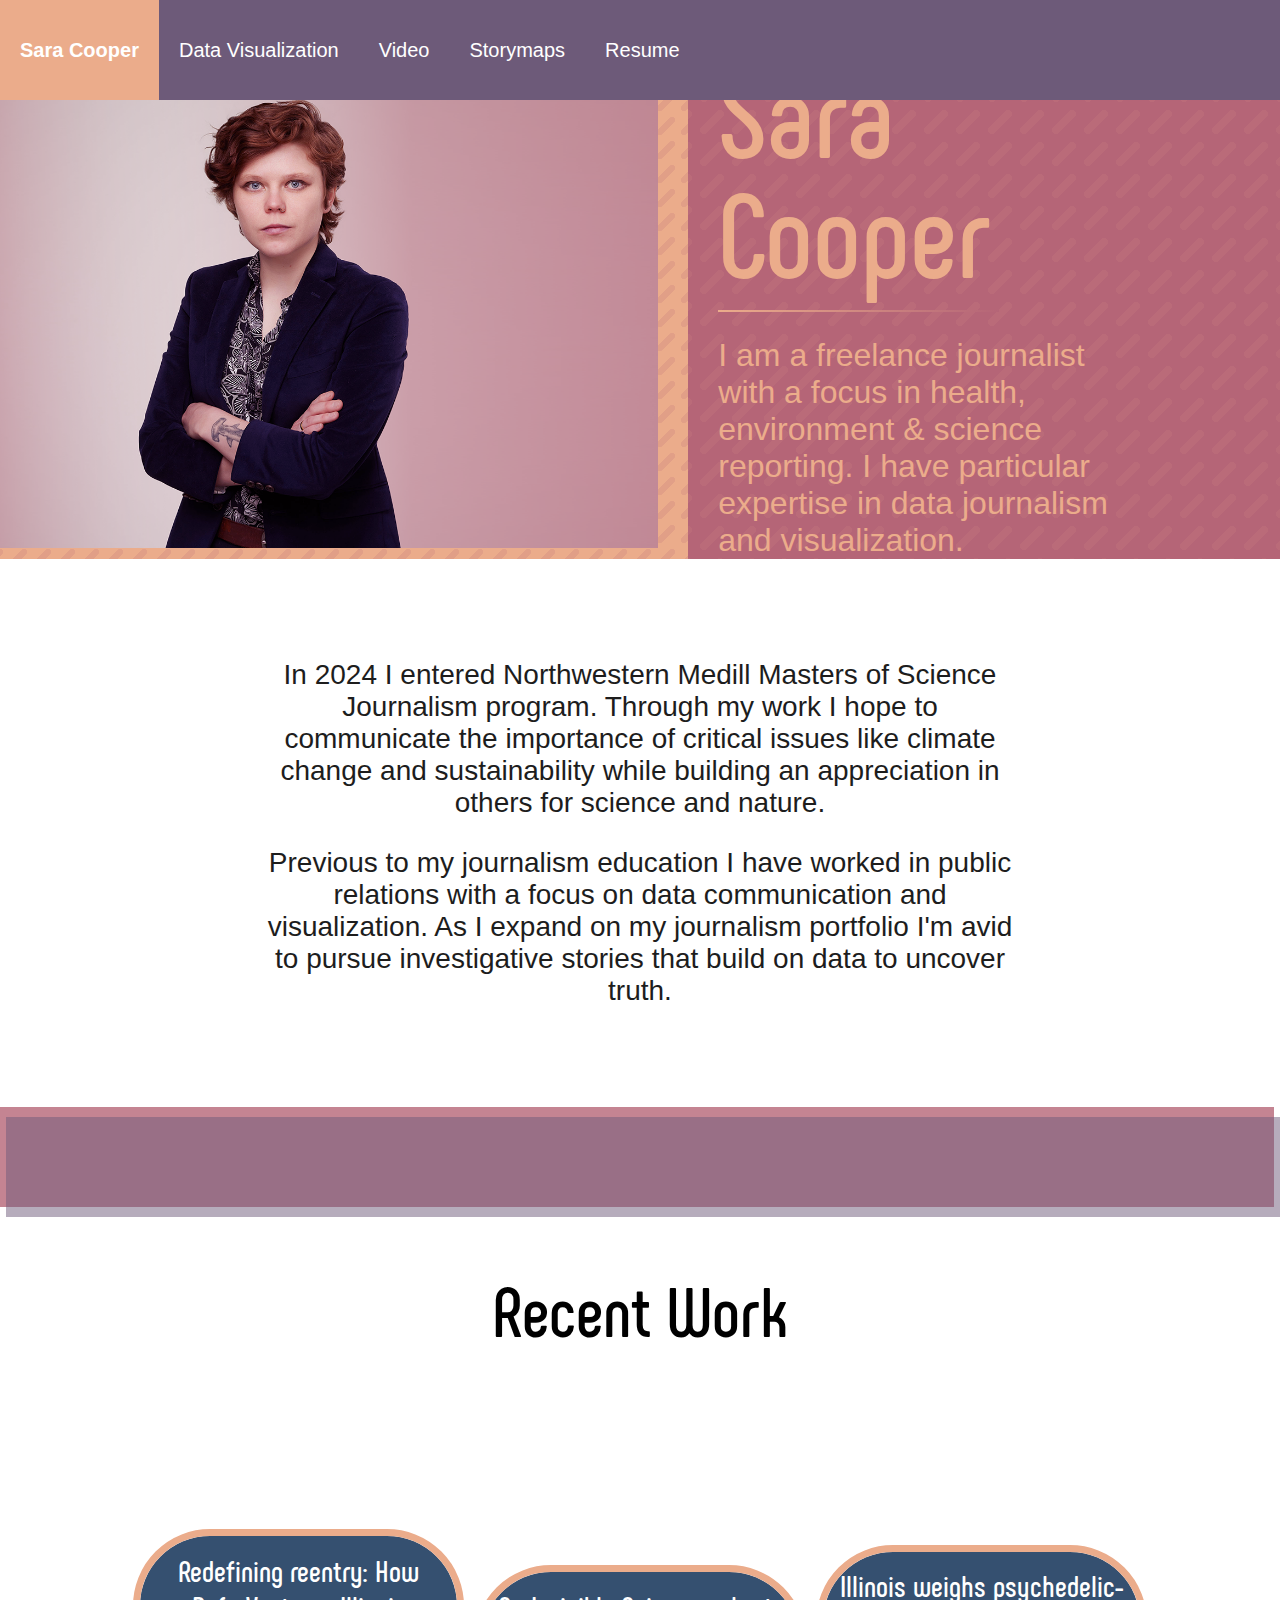
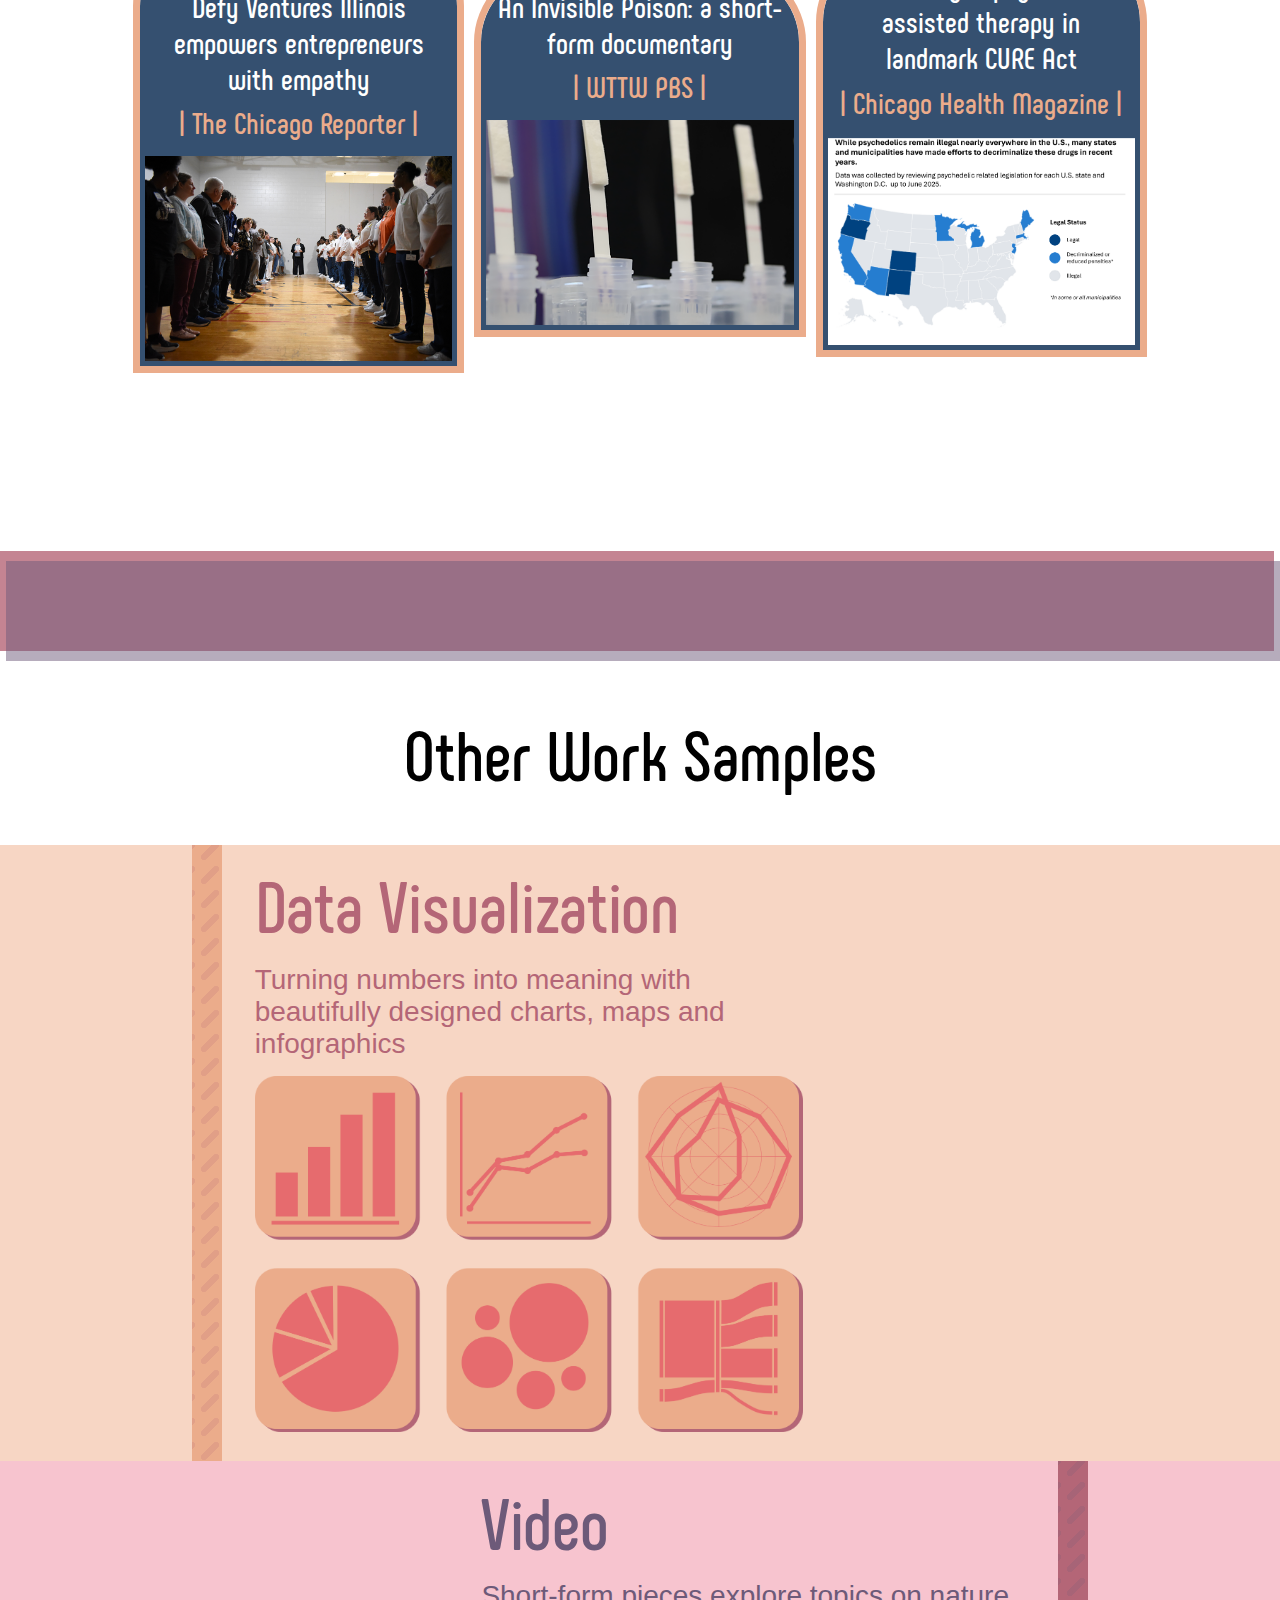
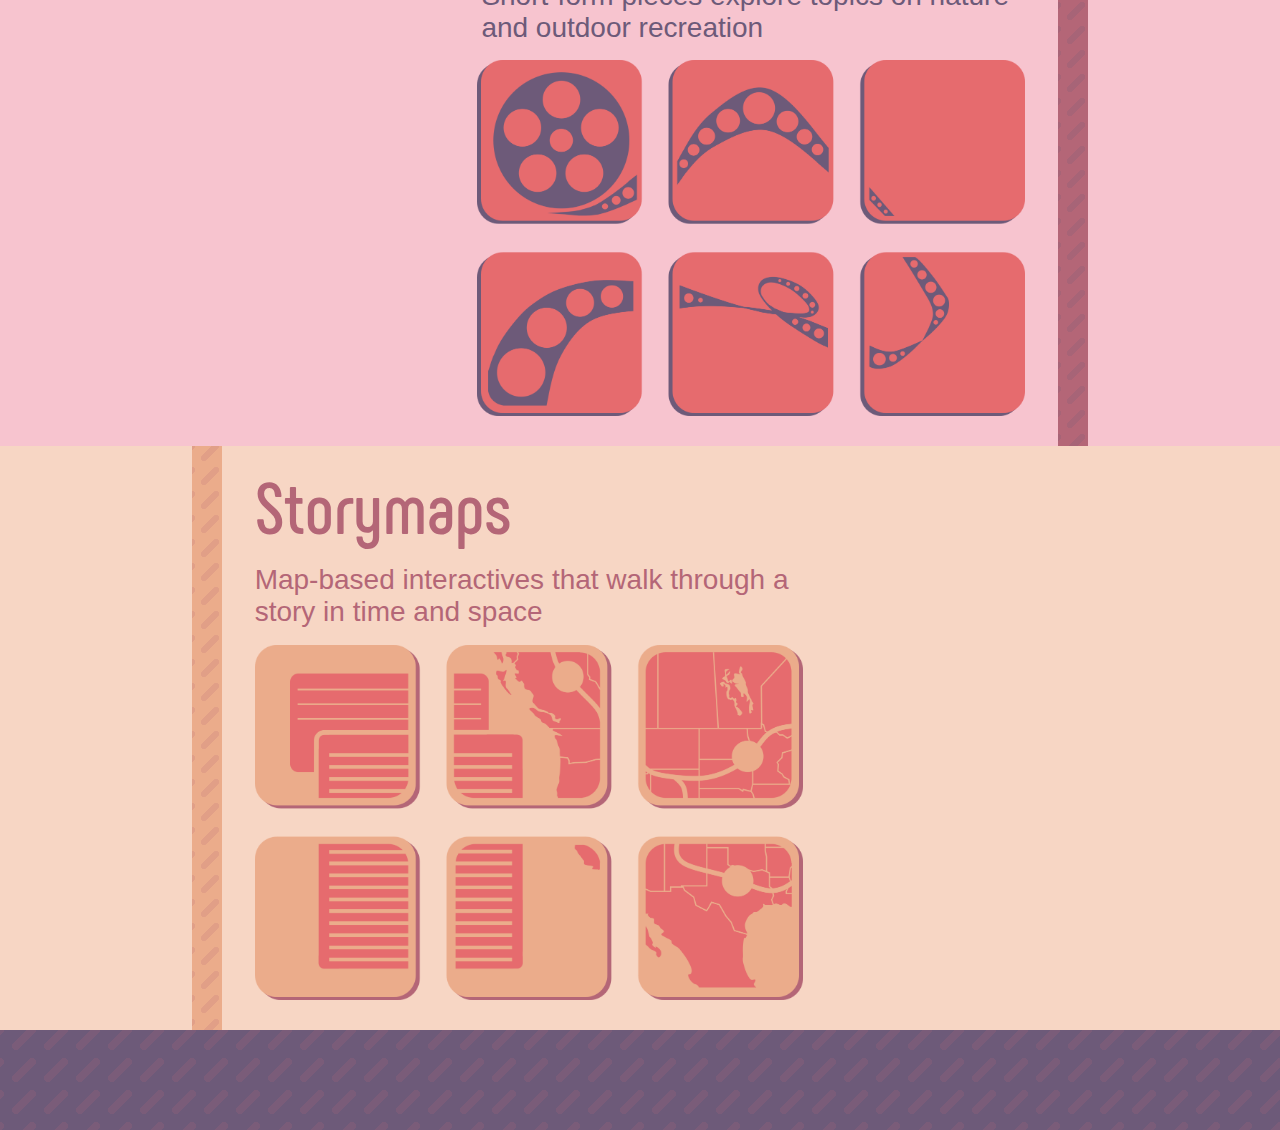
<file: Landing Page/index.html>
<head>
  <link href="style.css" type="text/css" rel="stylesheet">
</head>
<body>
<div class="header" id="myheader">
  <a href="https://saracooper2025.github.io/Portfolio/Landing%20Page/" class="active" style="font-weight:bolder; font-size:20px">Sara Cooper</a>
  <a href="https://saracooper2025.github.io/Portfolio/Data%20Visualization/">Data Visualization</a>
  <a href="https://saracooper2025.github.io/Portfolio/Video/">Video</a>
  <a href="https://saracooper2025.github.io/Portfolio/Storymaps/">Storymaps</a>
  <a href="https://saracooper2025.github.io/Portfolio/Resume/">Resume</a>
  <a href="javascript:void(0);" style="font-size:20px" class="icon" onclick="myFunction()">&#9776;</a>
</div>

<script>
  function myFunction() {
  var x = document.getElementById("myheader");
  if (x.className === "header") {
    x.className += " responsive";
  } else {
    x.className = "header";
  }
}
</script>

<!--javascript code to get the header to move on scroll-->
<script>
  window.onscroll = function() {scrollFunction()};
  function scrollFunction() {
  if ((document.body.scrollTop >50 || document.documentElement.scrollTop >50) && window.matchMedia("(orientation: landscape)").matches) {
      document.getElementById("myheader").style.height = "50px"; document.getElementById("myheader").style.paddingTop = "0px"
  } else if ((document.body.scrollTop <50 || document.documentElement.scrollTop <50) && window.matchMedia("(orientation: landscape)").matches) {
      document.getElementById("myheader").style.height = "100px"; document.getElementById("myheader").style.paddingTop = "0px"
  } else if ((document.body.scrollTop <50 || document.documentElement.scrollTop <50) && window.matchMedia("(orientation: portrait)").matches) {
      document.getElementById("myheader").style.height = "auto";
  } else if ((document.body.scrollTop >50 || document.documentElement.scrollTop >50) && window.matchMedia("(orientation: portrait)").matches) {
      document.getElementById("myheader").style.height = "auto";
  }
  }
</script>
<!--container for my headshot and title-->
<div id=headshot_container>
  <div id="headshot">
    <img src="Sara Cooper Headshot_Optitmized_4.png" alt="headshot image of Sara Cooper"/>
  </div>
  <div id="title">
    <div id="name">Sara Cooper</div>
    <div id="divider_line"></div>
    <div id="subtitle">I am a freelance journalist with a focus in health, environment & science reporting. I have particular expertise in data journalism and visualization.</div>
  </div>
</div>
<div id="bio">
  <p>In 2024 I entered Northwestern Medill Masters of Science Journalism program. Through my work I hope to communicate the importance of critical issues like climate change and sustainability while building an appreciation in others for science and nature.</p>
  <p>Previous to my journalism education I have worked in public relations with a focus on data communication and visualization. As I expand on my journalism portfolio I'm avid to pursue investigative stories that build on data to uncover truth.</p>
</div>
<div class="section_divider1"></div>
<div class="section_divider2"></div>
<h2>Recent Work</h2>
<!--recent work examples, each is embedded for the page itself-->
<div id="recent_work">
  <div class="work_sample">
    <div class="headline_pic">
      <div class="headline_title">
        <a href ="https://www.chicagoreporter.com/redefining-reentry-how-defy-ventures-illinois-empowers-entrepreneurs-with-empathy/">Redefining reentry: How Defy Ventures Illinois empowers entrepreneurs with empathy</a>
        <div class="outlet">| The Chicago Reporter |</div>
      </div>
      <img id="feature_image" src="Defy Ventures.png">
    </div>
  </div>
  <div class="work_sample">
    <div class="headline_pic">
      <div class="headline_title">
        <a href ="https://news.wttw.com/2025/08/29/invisible-poison-chicago-communities-push-more-action-around-city-s-400000-lead-lines">An Invisible Poison: a short-form documentary</a>
        <div class="outlet">| WTTW PBS |</div>
      </div>
      <img id="feature_image" src="Testing Strips.png">
    </div>
  </div>
  <div class="work_sample">
    <div class="headline_embed">
      <div class="headline_title">
        <a href ="https://chicagohealthonline.com/opening-minds/">Illinois weighs psychedelic-assisted therapy in landmark CURE Act</a>
        <div class="outlet">| Chicago Health Magazine |</div>
      </div>
      <img id="feature_image" src="Psychedelic Laws.png">
    </div>
  </div>
</div>
<div class="section_divider1"></div>
<div class="section_divider2"></div>
<h2>Other Work Samples</h2>
<!--Portfolios for each type of work, each linking to separate page-->
<div id="more_work">
    <div id="work_type_1">
      <div id="vertical_bar_1"></div>
      <div id="work_type_text1">
        <h1>Data Visualization</h1>
        <div class="work_type_paragraph">Turning numbers into meaning with beautifully designed charts, maps and infographics</div>
        <div id="other_work_images1"><a href="https://saracooper2025.github.io/Portfolio/Data%20Visualization/"><img src="Data Visualization_2.png" alt="Link to data visualization portfolio"></a></div>
      </div>
    </div>
    <div id="work_type_2">
      <div id="vertical_bar_2"></div>
      <div id="work_type_text2">
        <h1>Video</h1>
        <div class="work_type_paragraph">Short-form pieces explore topics on nature and outdoor recreation</div>
          <div id="other_work_images2"><a href="https://saracooper2025.github.io/Portfolio/Video/"><img src="Video_2.png" alt="Link to video portfolio"></a></div>
      </div>
    </div>
    <div id="work_type_1">
      <div id="vertical_bar_1"></div>
      <div id="work_type_text1">
        <h1>Storymaps</h1>
        <div class="work_type_paragraph">Map-based interactives that walk through a story in time and space</div>
        <div id="other_work_images1"><a href="https://saracooper2025.github.io/Portfolio/Storymaps/"><img src="Storymaps.png" alt="Link to data visualization portfolio"></a></div>
      </div>
    </div>
</div>
<div class="space"></div>
<div class="footer"></div>
</body>
</file>
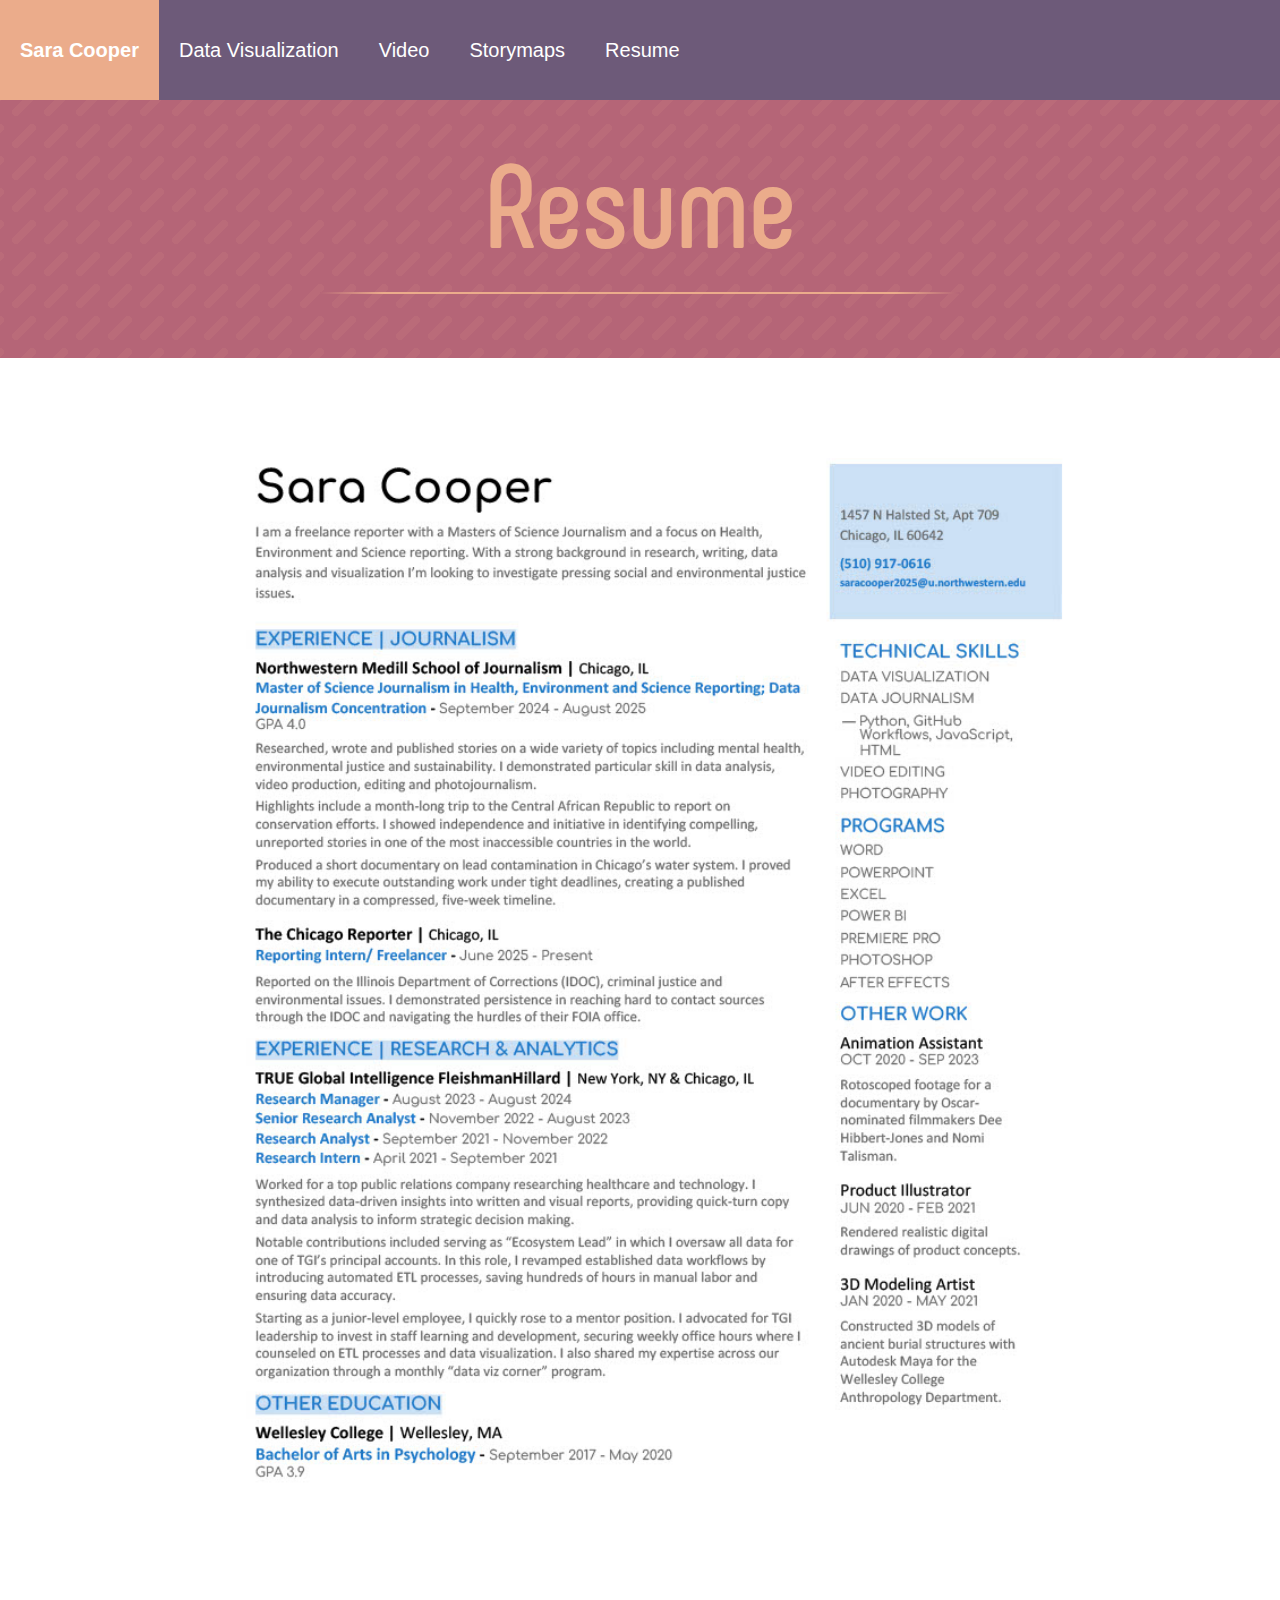
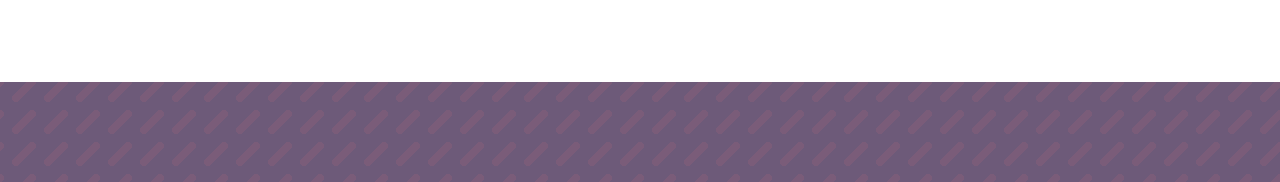
<file: Resume/index.html>
<head>
    <link href="style.css" type="text/css" rel="stylesheet">
</head>
<body>
    <body>
        <div class="header" id="myheader">
            <a href="https://saracooper2025.github.io/Portfolio/Landing%20Page/" class="active" style="font-weight:bolder; font-size:20px">Sara Cooper</a>
            <a href="https://saracooper2025.github.io/Portfolio/Data%20Visualization/">Data Visualization</a>
            <a href="https://saracooper2025.github.io/Portfolio/Video/">Video</a>
            <a href="https://saracooper2025.github.io/Portfolio/Storymaps/">Storymaps</a>
            <a href="https://saracooper2025.github.io/Portfolio/Resume/">Resume</a>
            <a href="javascript:void(0);" style="font-size:20px" class="icon" onclick="myFunction()">&#9776;</a>
        </div>
    <script>
        function myFunction() {
        var x = document.getElementById("myheader");
        if (x.className === "header") {
        x.className += " responsive";
        } else {
        x.className = "header";
        }
    }
    </script>
<!--javascript code to get the header to move on scroll-->
    <script>
        window.onscroll = function() {scrollFunction()};
        function scrollFunction() {
        if ((document.body.scrollTop >50 || document.documentElement.scrollTop >50) && window.matchMedia("(orientation: landscape)").matches) {
            document.getElementById("myheader").style.height = "50px"; document.getElementById("myheader").style.paddingTop = "0px"
        } else if ((document.body.scrollTop <50 || document.documentElement.scrollTop <50) && window.matchMedia("(orientation: landscape)").matches) {
            document.getElementById("myheader").style.height = "100px"; document.getElementById("myheader").style.paddingTop = "0px"
        } else if ((document.body.scrollTop <50 || document.documentElement.scrollTop <50) && window.matchMedia("(orientation: portrait)").matches) {
            document.getElementById("myheader").style.height = "auto";
        } else if ((document.body.scrollTop >50 || document.documentElement.scrollTop >50) && window.matchMedia("(orientation: portrait)").matches) {
            document.getElementById("myheader").style.height = "auto";
        }
        }
    </script>
<div id="headline_box">
    <div id="headline">Resume</div>
    <div id="divider_line"></div>
</div>
<div class="img"><img src="Sara Cooper 2025 Resume.jpg" /></div>
</div>
<div class="space"></div>
<div class="footer"></div>
</body>
</file>
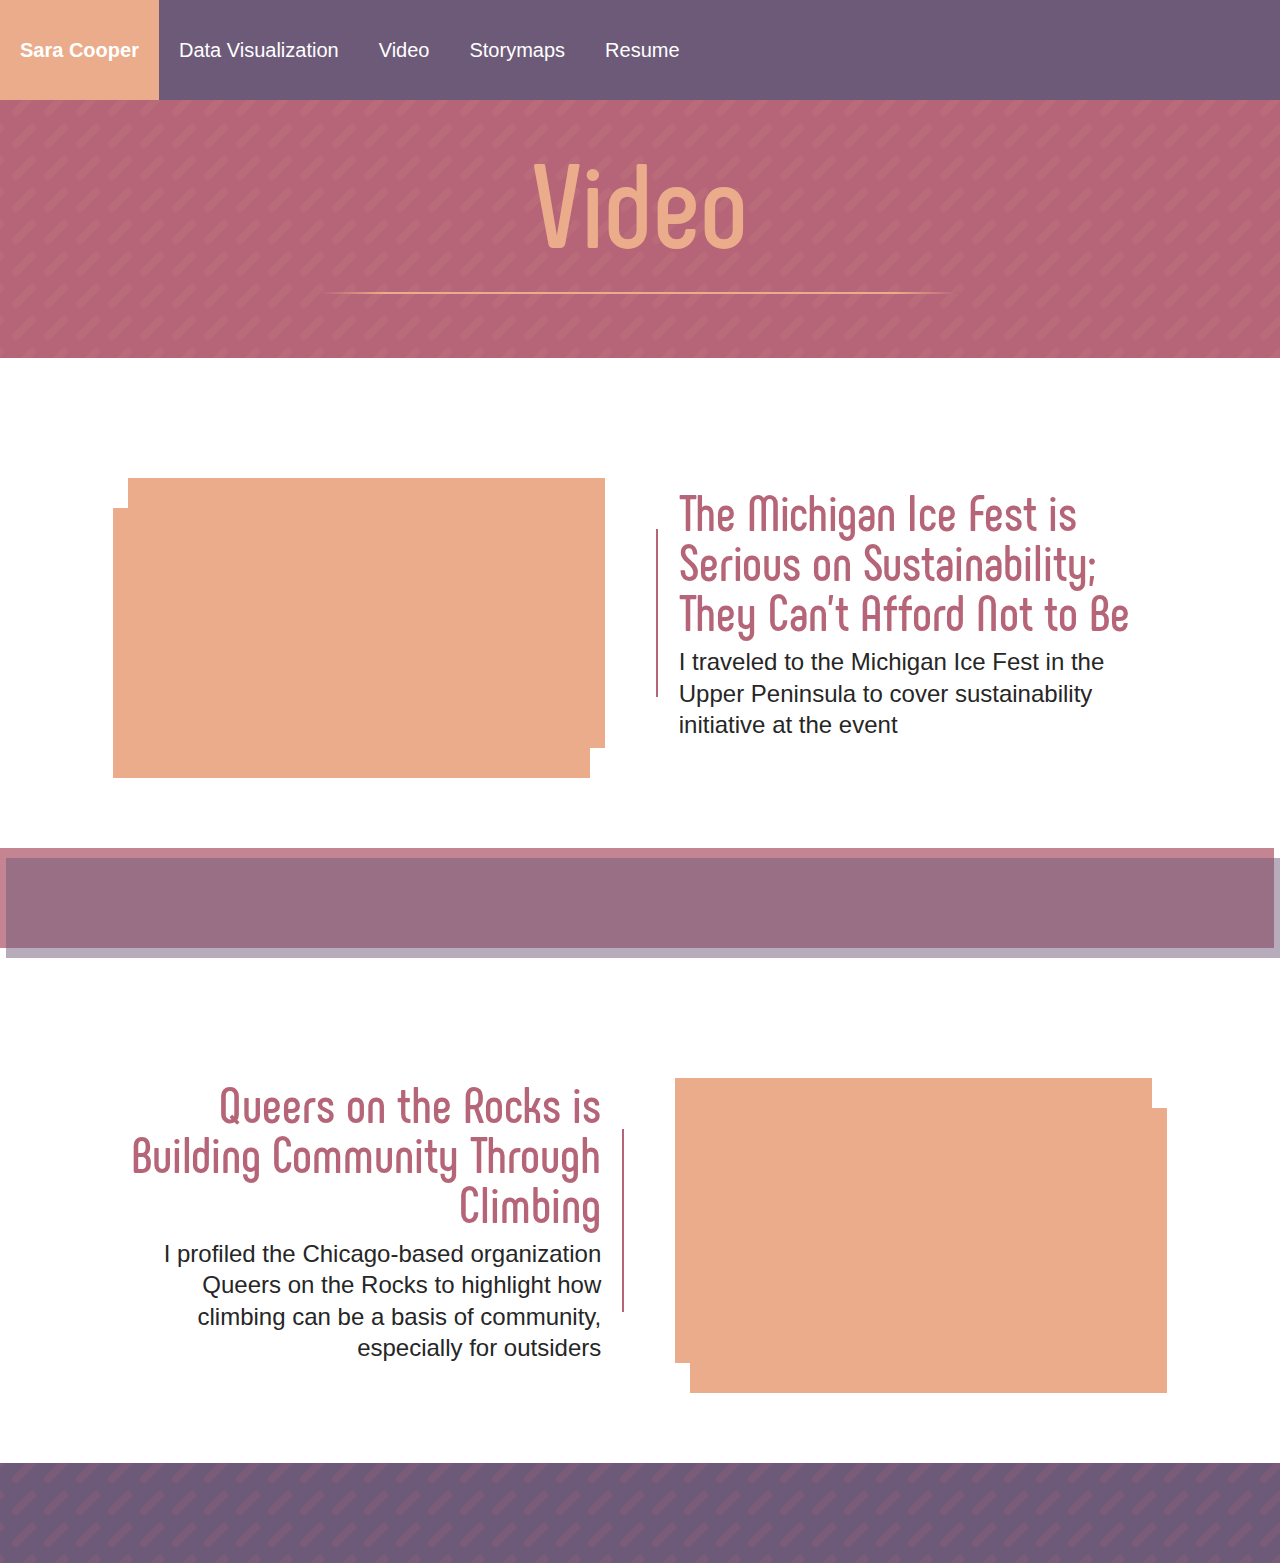
<file: Video/index.html>
<head>
    <link href="style.css" type="text/css" rel="stylesheet">
</head>
<body>
    <div class="header" id="myheader">
        <a href="https://saracooper2025.github.io/Portfolio/Landing%20Page/" class="active" style="font-weight:bolder; font-size:20px">Sara Cooper</a>
        <a href="https://saracooper2025.github.io/Portfolio/Data%20Visualization/">Data Visualization</a>
        <a href="https://saracooper2025.github.io/Portfolio/Video/">Video</a>
        <a href="https://saracooper2025.github.io/Portfolio/Storymaps/">Storymaps</a>
        <a href="https://saracooper2025.github.io/Portfolio/Resume/">Resume</a>
        <a href="javascript:void(0);" style="font-size:20px" class="icon" onclick="myFunction()">&#9776;</a>
    </div>
    <script>
        function myFunction() {
        var x = document.getElementById("myheader");
        if (x.className === "header") {
        x.className += " responsive";
        } else {
        x.className = "header";
        }
    }
    </script>
<!--javascript code to get the header to move on scroll-->
    <script>
        window.onscroll = function() {scrollFunction()};
        function scrollFunction() {
        if ((document.body.scrollTop >50 || document.documentElement.scrollTop >50) && window.matchMedia("(orientation: landscape)").matches) {
            document.getElementById("myheader").style.height = "50px"; document.getElementById("myheader").style.paddingTop = "0px"
        } else if ((document.body.scrollTop <50 || document.documentElement.scrollTop <50) && window.matchMedia("(orientation: landscape)").matches) {
            document.getElementById("myheader").style.height = "100px"; document.getElementById("myheader").style.paddingTop = "0px"
        } else if ((document.body.scrollTop <50 || document.documentElement.scrollTop <50) && window.matchMedia("(orientation: portrait)").matches) {
            document.getElementById("myheader").style.height = "auto";
        } else if ((document.body.scrollTop >50 || document.documentElement.scrollTop >50) && window.matchMedia("(orientation: portrait)").matches) {
            document.getElementById("myheader").style.height = "auto";
        }
        }
    </script>
<div id="headline_box">
    <div id="headline">Video</div>
    <div id="divider_line"></div>
</div>
<div class="video_side_by_side1">
    <div class="video1"><div style="padding:56.25% 0 0 0;position:relative;"><iframe src="https://player.vimeo.com/video/1061458701?h=980a1ad1e4&amp;badge=0&amp;autopause=0&amp;player_id=0&amp;app_id=58479" frameborder="0" allow="autoplay; fullscreen; picture-in-picture; clipboard-write; encrypted-media" style="position:absolute;top:0;left:0;width:100%;height:100%;" title="Ice Climbing at the Michigan Ice Fest has a High Carbon Cost - But it Doesn&#039;t Have To"></iframe></div><script src="https://player.vimeo.com/api/player.js"></script></div>
    <div class="vertical_bar1"></div>
    <div class="title_and_description">
        <div class="video_title1">The Michigan Ice Fest is Serious on Sustainability; They Can’t Afford Not to Be</div>
        <div class="p1">I traveled to the Michigan Ice Fest in the Upper Peninsula to cover sustainability initiative at the event</div>
    </div>
</div>
<div class="section_divider1"></div>
<div class="section_divider2"></div>
<div class="video_side_by_side2">
    <div class="video2"><div style="padding:56.25% 0 0 0;position:relative;"><iframe src="https://player.vimeo.com/video/1052669773?h=d4a5a2d40f&amp;badge=0&amp;autopause=0&amp;player_id=0&amp;app_id=58479" frameborder="0" allow="autoplay; fullscreen; picture-in-picture; clipboard-write; encrypted-media" style="position:absolute;top:0;left:0;width:100%;height:100%;" title="Queers on the Rocks Video Package"></iframe></div><script src="https://player.vimeo.com/api/player.js"></script></div>
    <div class="vertical_bar2"></div>
    <div class="title_and_description">
        <div class="video_title2">Queers on the Rocks is Building Community Through Climbing</div>
        <div class="p2">I profiled the Chicago-based organization Queers on the Rocks to highlight how climbing can be a basis of community, especially for outsiders</div>
    </div>
</div>    
<div class="space"></div>
<div class="footer"></div>
</body>
</file>
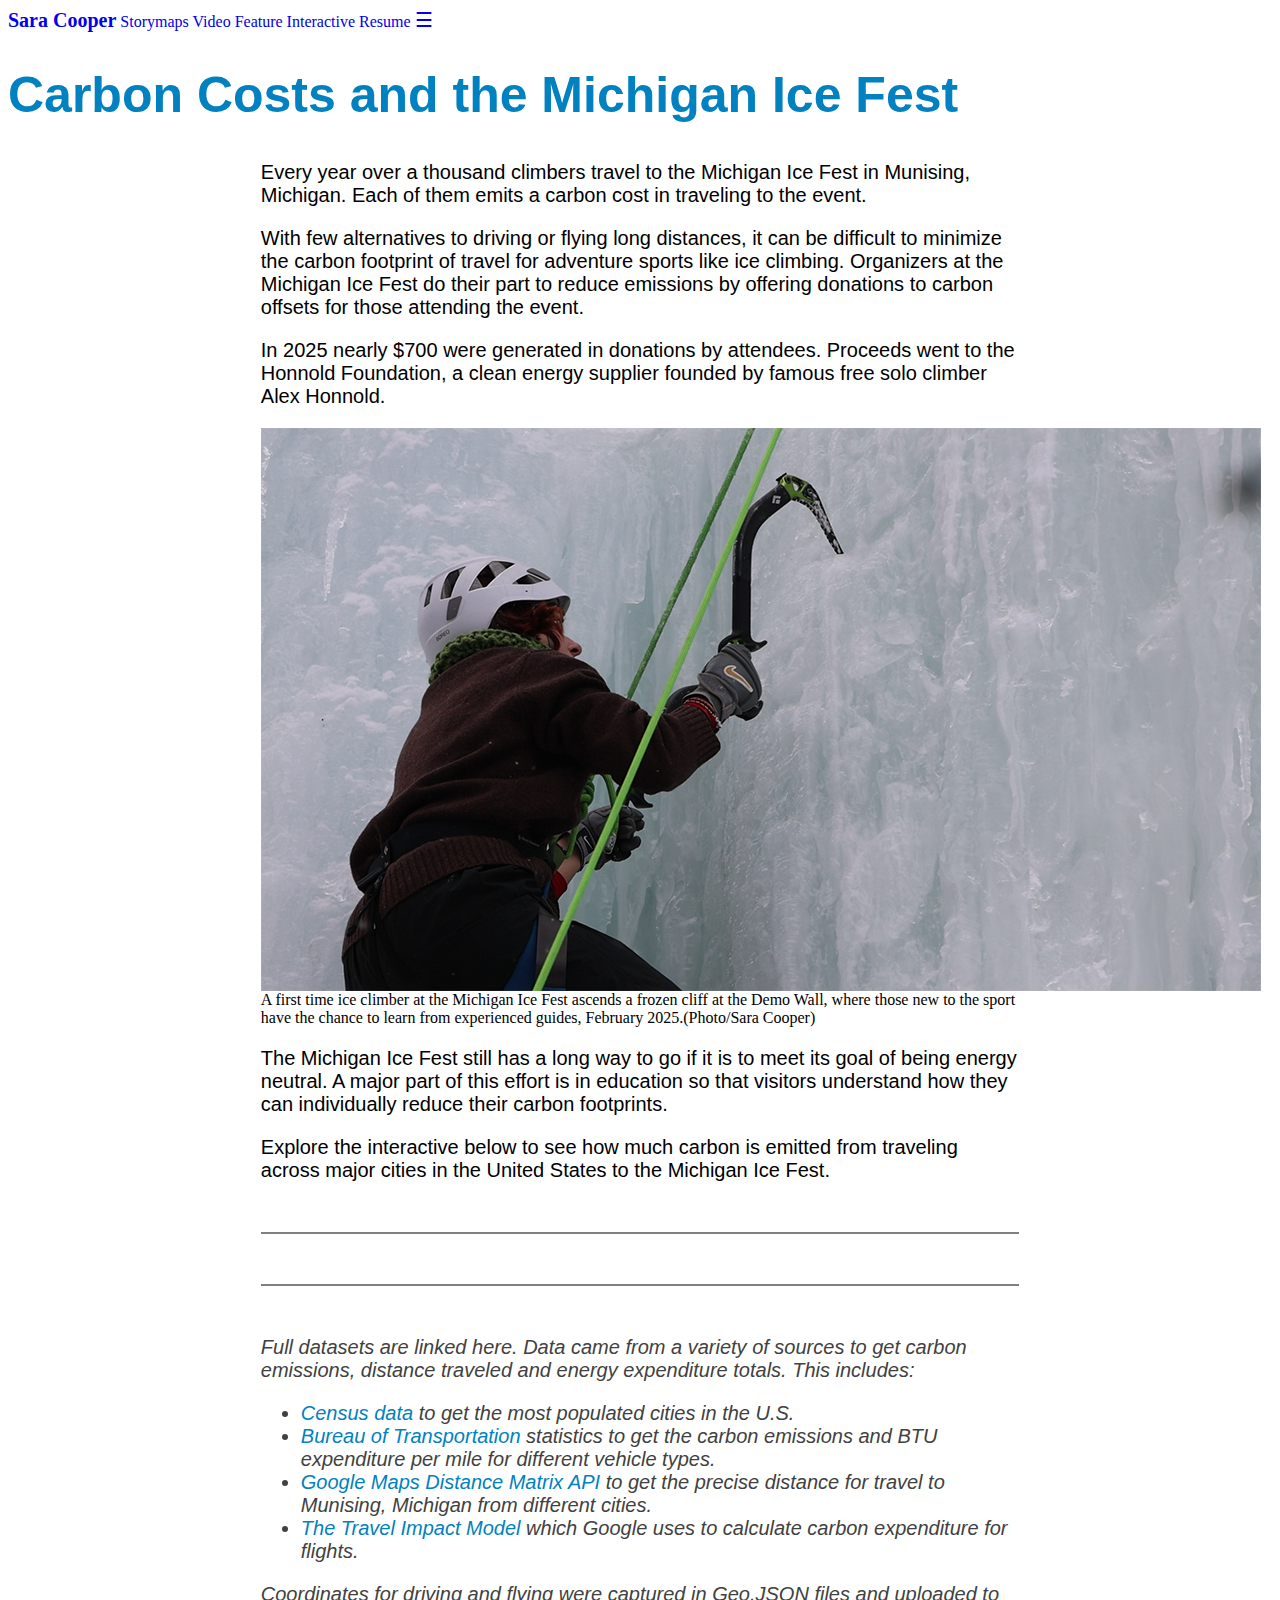
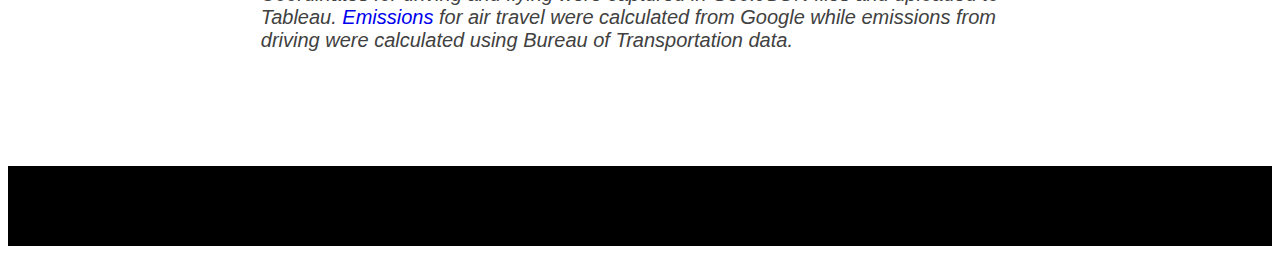
<file: Portfolio/Interactive Story/index.html>
<head>
    <link href="style.css" type="text/css" rel="stylesheet">
  </head>
  <body>
    <div class="header" id="myheader">
      <a href="http://127.0.0.1:3000/Landing%20Page/index.html" class="active" style="font-weight:bolder; font-size:20px">Sara Cooper</a>
      <a href="http://127.0.0.1:3000/Storymaps/index.html">Storymaps</a>
      <a href="http://127.0.0.1:3000/Video/index.html">Video</a>
      <a href="http://127.0.0.1:3000/Interactive%20Story/index.html">Feature Interactive</a>
      <a href="file:///C:/Users/scoop/OneDrive/Documents/Sara%20Cooper%202025%20Resume.pdf">Resume</a>
      <a href="javascript:void(0);" style="font-size:20px" class="icon" onclick="myFunction()">&#9776;</a>
    </div>
    <!--javascript code to transform the header into a dropdown selection in portrait mode-->
    <script>
      function myFunction() {
      var x = document.getElementById("myheader");
      if (x.className === "header") {
        x.className += " responsive";
      } else {
        x.className = "header";
      }
    }
    </script>
    
    <!--javascript code to get the header to move on scroll-->
    <script>
      window.onscroll = function() {scrollFunction()};
      function scrollFunction() {
        if ((document.body.scrollTop >50 || document.documentElement.scrollTop >50) && window.matchMedia("(orientation: landscape)").matches) {
          document.getElementById("myheader").style.height = "9%";
        } else if ((document.body.scrollTop <50 || document.documentElement.scrollTop <50) && window.matchMedia("(orientation: landscape)").matches) {
          document.getElementById("myheader").style.height = "auto";
        } else if ((document.body.scrollTop <50 || document.documentElement.scrollTop <50) && window.matchMedia("(orientation: portrait)").matches) {
          document.getElementById("myheader").style.height = "auto";
        } else if ((document.body.scrollTop >50 || document.documentElement.scrollTop >50) && window.matchMedia("(orientation: portrait)").matches) {
          document.getElementById("myheader").style.height = "auto";
        }
      }
    </script>

<div id="headline">
  <h1>Carbon Costs and the Michigan Ice Fest</h1>
</div>

<div id="text">
    <p>Every year over a thousand climbers travel to the Michigan Ice Fest in Munising, Michigan. Each of them emits a carbon cost in traveling to the event.</p>
    <p>With few alternatives to driving or flying long distances, it can be difficult to minimize the carbon footprint of travel for adventure sports like ice climbing. Organizers at the Michigan Ice Fest do their part to reduce emissions by offering donations to carbon offsets for those attending the event.</p>
    <p>In 2025 nearly $700 were generated in donations by attendees. Proceeds went to the Honnold Foundation, a clean energy supplier founded by famous free solo climber Alex Honnold.</p>
    <img src="Climber.png" alt="An ice climber ascends a frozen cliff with climbing tools."/>
      <!--For some reasons styling the <caption> class in CSS isn't working, so I put it in a div container-->
      <div id="caption">
        <caption>A first time ice climber at the Michigan Ice Fest ascends a frozen cliff at the Demo Wall, where those new to the sport have the chance to learn from experienced guides, February 2025.(Photo/Sara Cooper)</caption>
      </div>
    <p>The Michigan Ice Fest still has a long way to go if it is to meet its goal of being energy neutral. A major part of this effort is in education so that visitors understand how they can individually reduce their carbon footprints.</p>
    <p>Explore the interactive below to see how much carbon is emitted from traveling across major cities in the United States to the Michigan Ice Fest.</p>
</div>
<div id="horizontal_line"></div>
<!--Tableau interactive embed code, the piece on Tableau Public is available here: "https://public.tableau.com/app/profile/sara.cooper1440/viz/shared/X6MQ33QW3" -->
<div class='tableauPlaceholder' id='viz1741060634541'>
    <noscript><a href='#'>
        <img alt='C02 Total ' src='https:&#47;&#47;public.tableau.com&#47;static&#47;images&#47;Ca&#47;CarbonCostsTravelingMichiganIceFest&#47;C02Total&#47;1_rss.png' style='border: none' />
    </a></noscript>
    <object class='tableauViz'  style='display:none;'>
        <param name='host_url' value='https%3A%2F%2Fpublic.tableau.com%2F' />
        <param name='embed_code_version' value='3' />
        <param name='site_root' value='' />
        <param name='name' value='CarbonCostsTravelingMichiganIceFest&#47;C02Total' />
        <param name='tabs' value='no' /><param name='toolbar' value='yes' />
        <param name='static_image' value='https:&#47;&#47;public.tableau.com&#47;static&#47;images&#47;Ca&#47;CarbonCostsTravelingMichiganIceFest&#47;C02Total&#47;1.png' />
        <param name='animate_transition' value='yes' />
        <param name='display_static_image' value='yes' />
        <param name='display_spinner' value='yes' />
        <param name='display_overlay' value='yes' />
        <param name='display_count' value='yes' />
        <param name='language' value='en-US' />
        <param name='filter' value='publish=yes' />
    </object>
</div>
<script type='text/javascript'>
var divElement = document.getElementById('viz1741060634541');
var vizElement = divElement.getElementsByTagName('object')[0];
if ( divElement.offsetWidth > 800 ) {vizElement.style.width='1400px';vizElement.style.height='827px';
    } else if ( divElement.offsetWidth > 500 ) { vizElement.style.width='1400px';vizElement.style.height='827px';
    } else { vizElement.style.width='100%';vizElement.style.height='2327px';
    }
    var scriptElement = document.createElement('script');
    scriptElement.src = 'https://public.tableau.com/javascripts/api/viz_v1.js';
    vizElement.parentNode.insertBefore(scriptElement, vizElement);
</script>
<div id="horizontal_line"></div>
<div id="story_sourcing">
  <p>Full datasets are linked here. Data came from a variety of sources to get carbon emissions, distance traveled and energy expenditure totals. This includes:</p>
  <ul>
    <li><a href="https://www.census.gov/data/tables/time-series/demo/popest/2020s-total-cities-and-towns.html">Census data</a> to get the most populated cities in the U.S.</li>
    <li><a href="https://www.bts.gov/content/estimated-national-average-vehicle-emissions-rates-vehicle-vehicle-type-using-gasoline-and">Bureau of Transportation</a> statistics to get the carbon emissions and BTU expenditure per mile for different vehicle types.</li>
    <li><a href="https://developers.google.com/maps/documentation/distance-matrix/overview">Google Maps Distance Matrix API</a> to get the precise distance for travel to Munising, Michigan from different cities.</li>
    <li><a href="https://travelimpactmodel.org/">The Travel Impact Model</a> which Google uses to calculate carbon expenditure for flights.</li>
  </ul>
  <p>Coordinates for driving and flying were captured in Geo.JSON files and uploaded to Tableau. <a href="Travel By Vehicle Type Data.xlsx">Emissions</a> for air travel were calculated from Google while emissions from driving were calculated using Bureau of Transportation data.</p>
</div>
<div id="footer"></div>
</body>
</file>
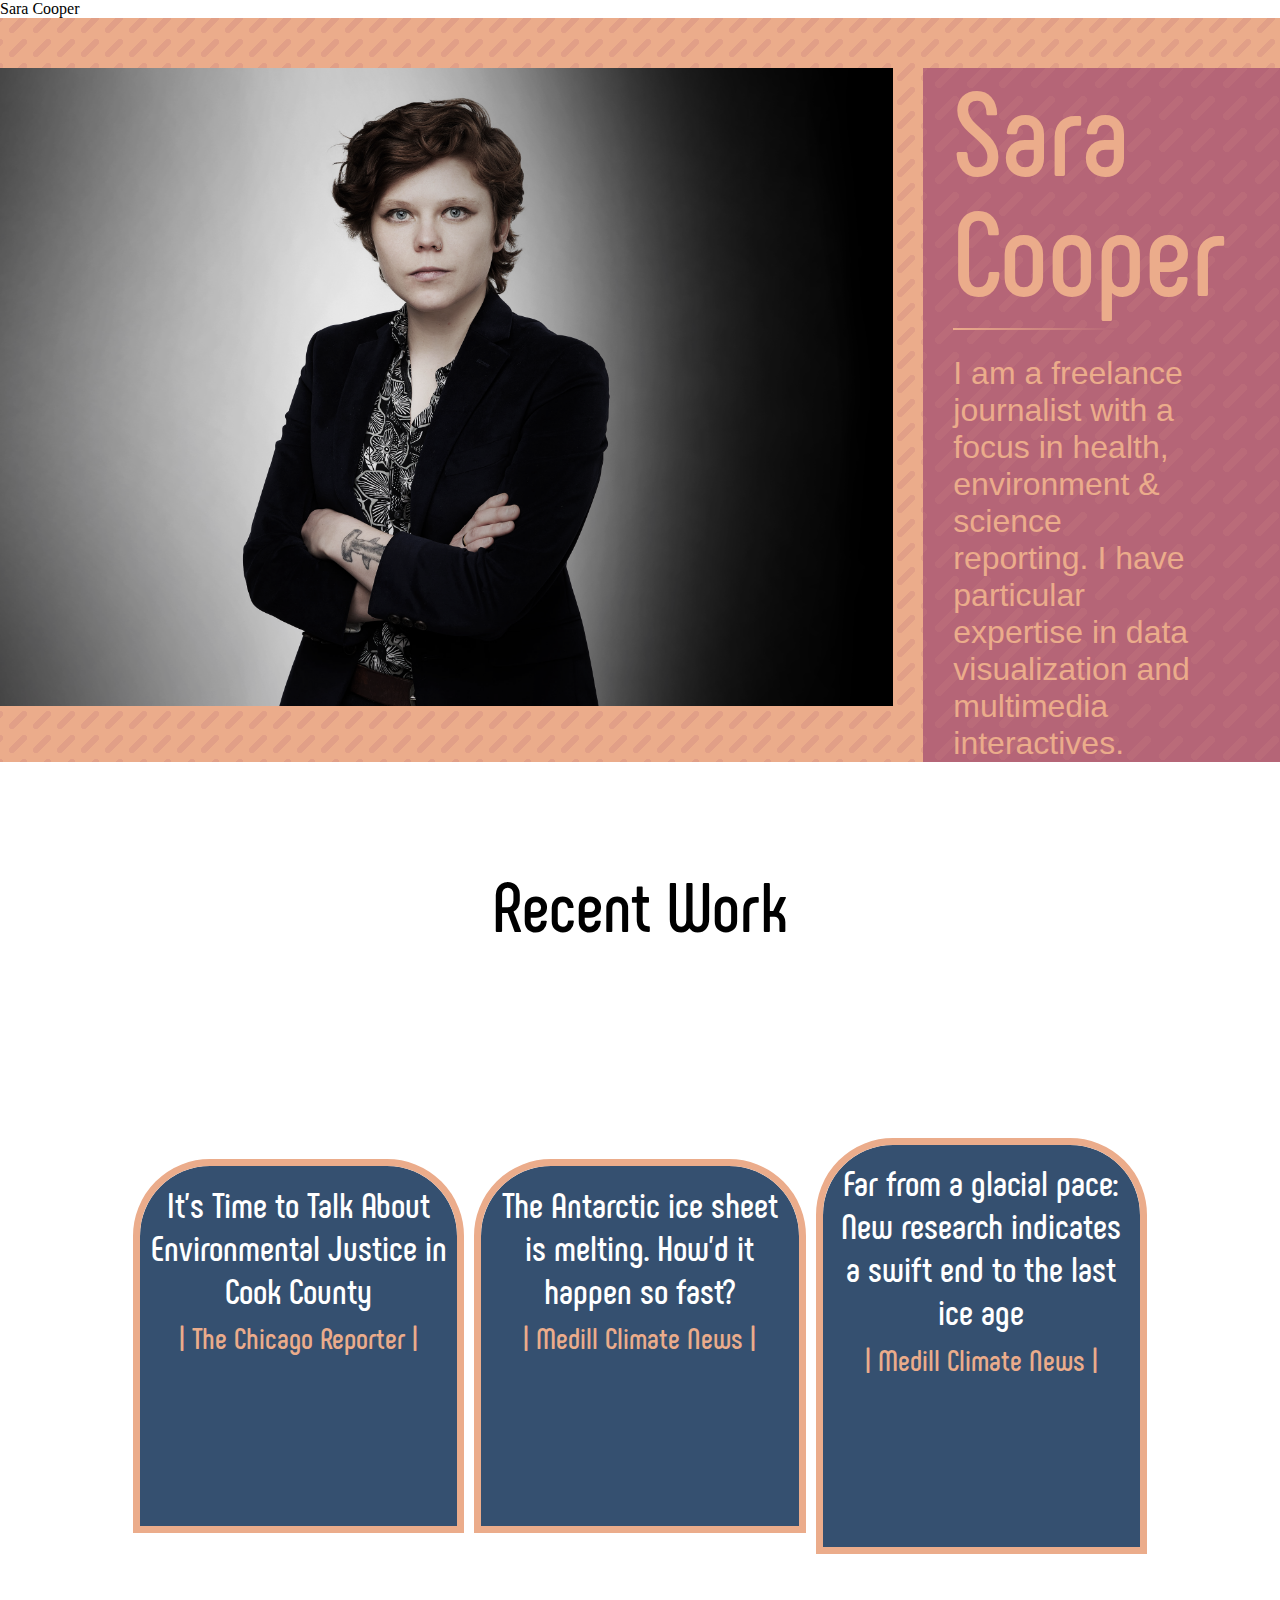
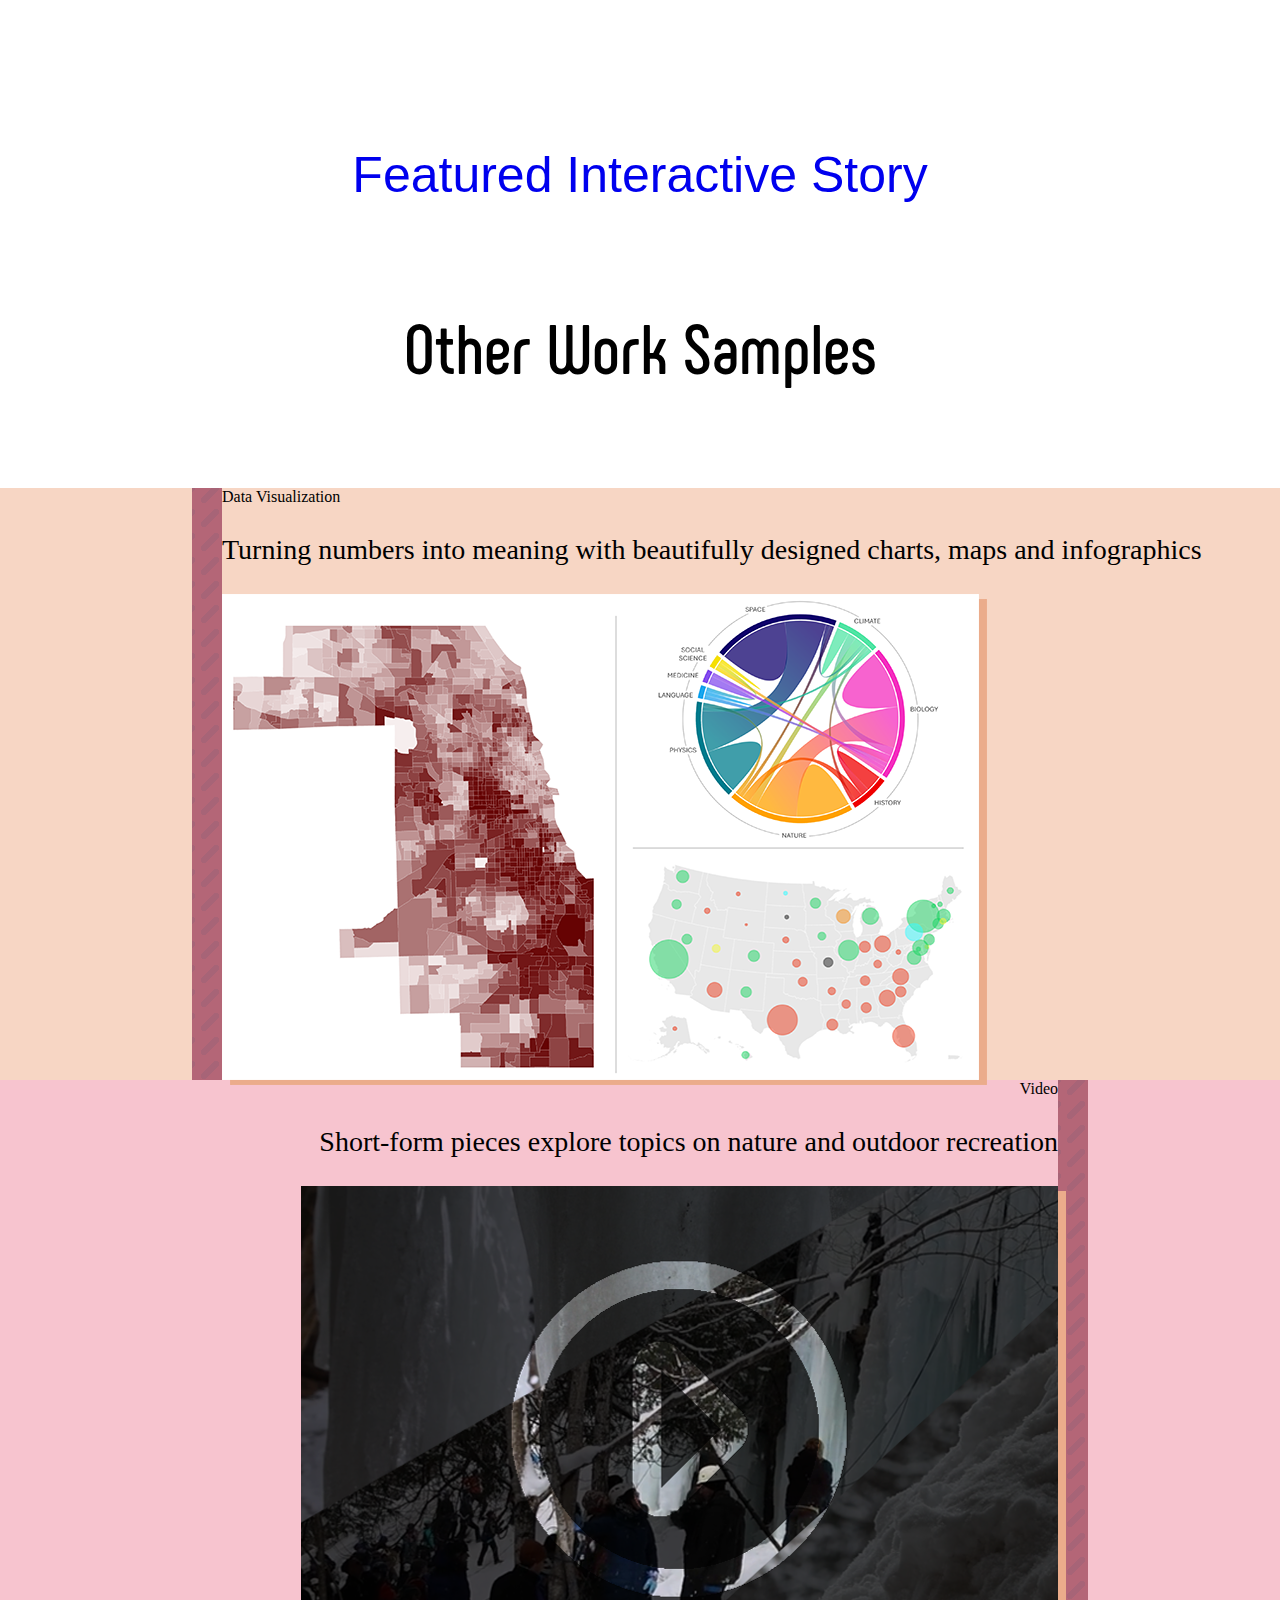
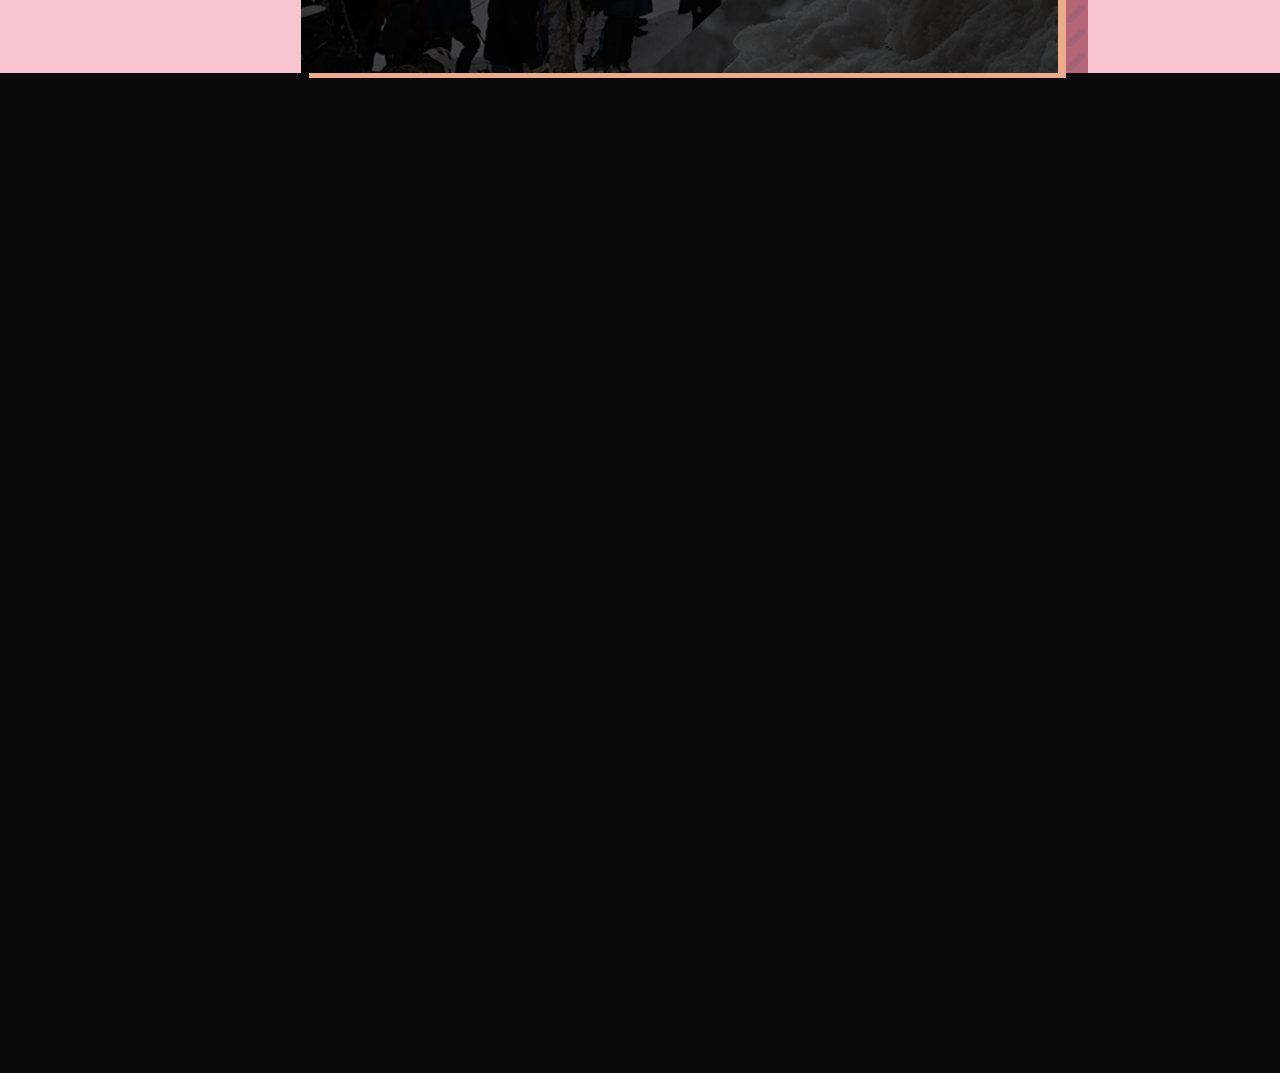
<file: Portfolio/Landing Page/index.html>
<head>
  <link href="style.css" type="text/css" rel="stylesheet">
</head>
<body>
<div id="header">
  <div id="header_name">Sara Cooper</div>
</div>
<!--javascript code to get the header to move on scroll-->
<script>
  window.onscroll = function() {scrollFunction()};
  function scrollFunction() {
    if (document.body.scrollTop >50 || document.documentElement.scrollTop >50) {
      document.getElementById("header").style.height = "9%";
    } else {
      document.getElementById("header").style.height = "3%";
    }
  }
</script>
<div id=headshot_container>
  <div id="headshot">
    <img src="Sara Cooper Headshot_Trimmed.png"/>
  </div>
  <div id="title">
    <div id="name">Sara Cooper</div>
    <div id="divider_line"></div>
    <div id="subtitle">I am a freelance journalist with a focus in health, environment & science reporting. I have particular expertise in data visualization and multimedia interactives.</div>
  </div>
</div>
<div id="horizontal_divider1"></div>
<div id="horizontal_divider2"></div>
<div id="horizontal_divider3"></div>
<div id="horizontal_divider4"></div>
<div id="horizontal_divider5"></div>
<h2>Recent Work</h2>
<div id="recent_work">
  <div class="work_sample">
    <div class="headline_embed">
      <div class="headline_title">
        <a href ="https://www.chicagoreporter.com/its-time-to-talk-about-environmental-justice-in-cook-county/">It's Time to Talk About Environmental Justice in Cook County</a>
        <div class="outlet">| The Chicago Reporter |</div>
      </div>
      <embed src="https://www.chicagoreporter.com/its-time-to-talk-about-environmental-justice-in-cook-county/">
    </div>
  </div>
  <div class="work_sample">
    <div class="headline_embed">
      <div class="headline_title">
        <a href ="https://climatechange.medill.northwestern.edu/the-antarctic-ice-sheet-is-melting-howd-it-happen-so-fast/">The Antarctic ice sheet is melting. How'd it happen so fast?</a>
        <div class="outlet">| Medill Climate News |</div>
      </div>
      <embed src="https://climatechange.medill.northwestern.edu/the-antarctic-ice-sheet-is-melting-howd-it-happen-so-fast/">
    </div>
  </div>
  <div class="work_sample">
    <div class="headline_embed">
      <div class="headline_title">
        <a href ="https://climatechange.medill.northwestern.edu/far-from-a-glacial-pace-new-research-indicates-a-swift-end-to-the-last-ice-age/">Far from a glacial pace: New research indicates a swift end to the last ice age</a>
        <div class="outlet">| Medill Climate News |</div>
      </div>
      <embed src="https://climatechange.medill.northwestern.edu/far-from-a-glacial-pace-new-research-indicates-a-swift-end-to-the-last-ice-age/">
    </div>
  </div>
</div>
<div id="horizontal_divider1"></div>
<div id="Interactive_link">
  <a href="http://127.0.0.1:3000/GitHub/InteractiveDemo/Portfolio/Interactive%20Story/index.html">Featured Interactive Story</a>
</div>
<div id="horizontal_divider1"></div>
<h2>Other Work Samples</h2>
<div id="more_work">
    <div id="work_type_1">
      <div id="vertical_bar_2"></div>
      <div class="work_type_text">
        Data Visualization
        <p>Turning numbers into meaning with beautifully designed charts, maps and infographics</p>
        <div class="images_for_work_type">
          <a href="http://127.0.0.1:3000/GitHub/InteractiveDemo/Portfolio/Data_Visualization/index.html"><img src="Data Visualization.png"></a>
        </div>
      </div>
    </div>
    <div id="work_type_2">
      <div id="vertical_bar_2"></div>
      <div class="work_type_text">
        Video
        <p>Short-form pieces explore topics on nature and outdoor recreation</p>
        <div class="images_for_work_type">
          <a href="http://127.0.0.1:3000/GitHub/InteractiveDemo/Portfolio/Video/index.html"><img src="Play Button.png"></a>
        </div>
      </div>
    </div>
</div>

<div id="space"></div>

</body>
</file>
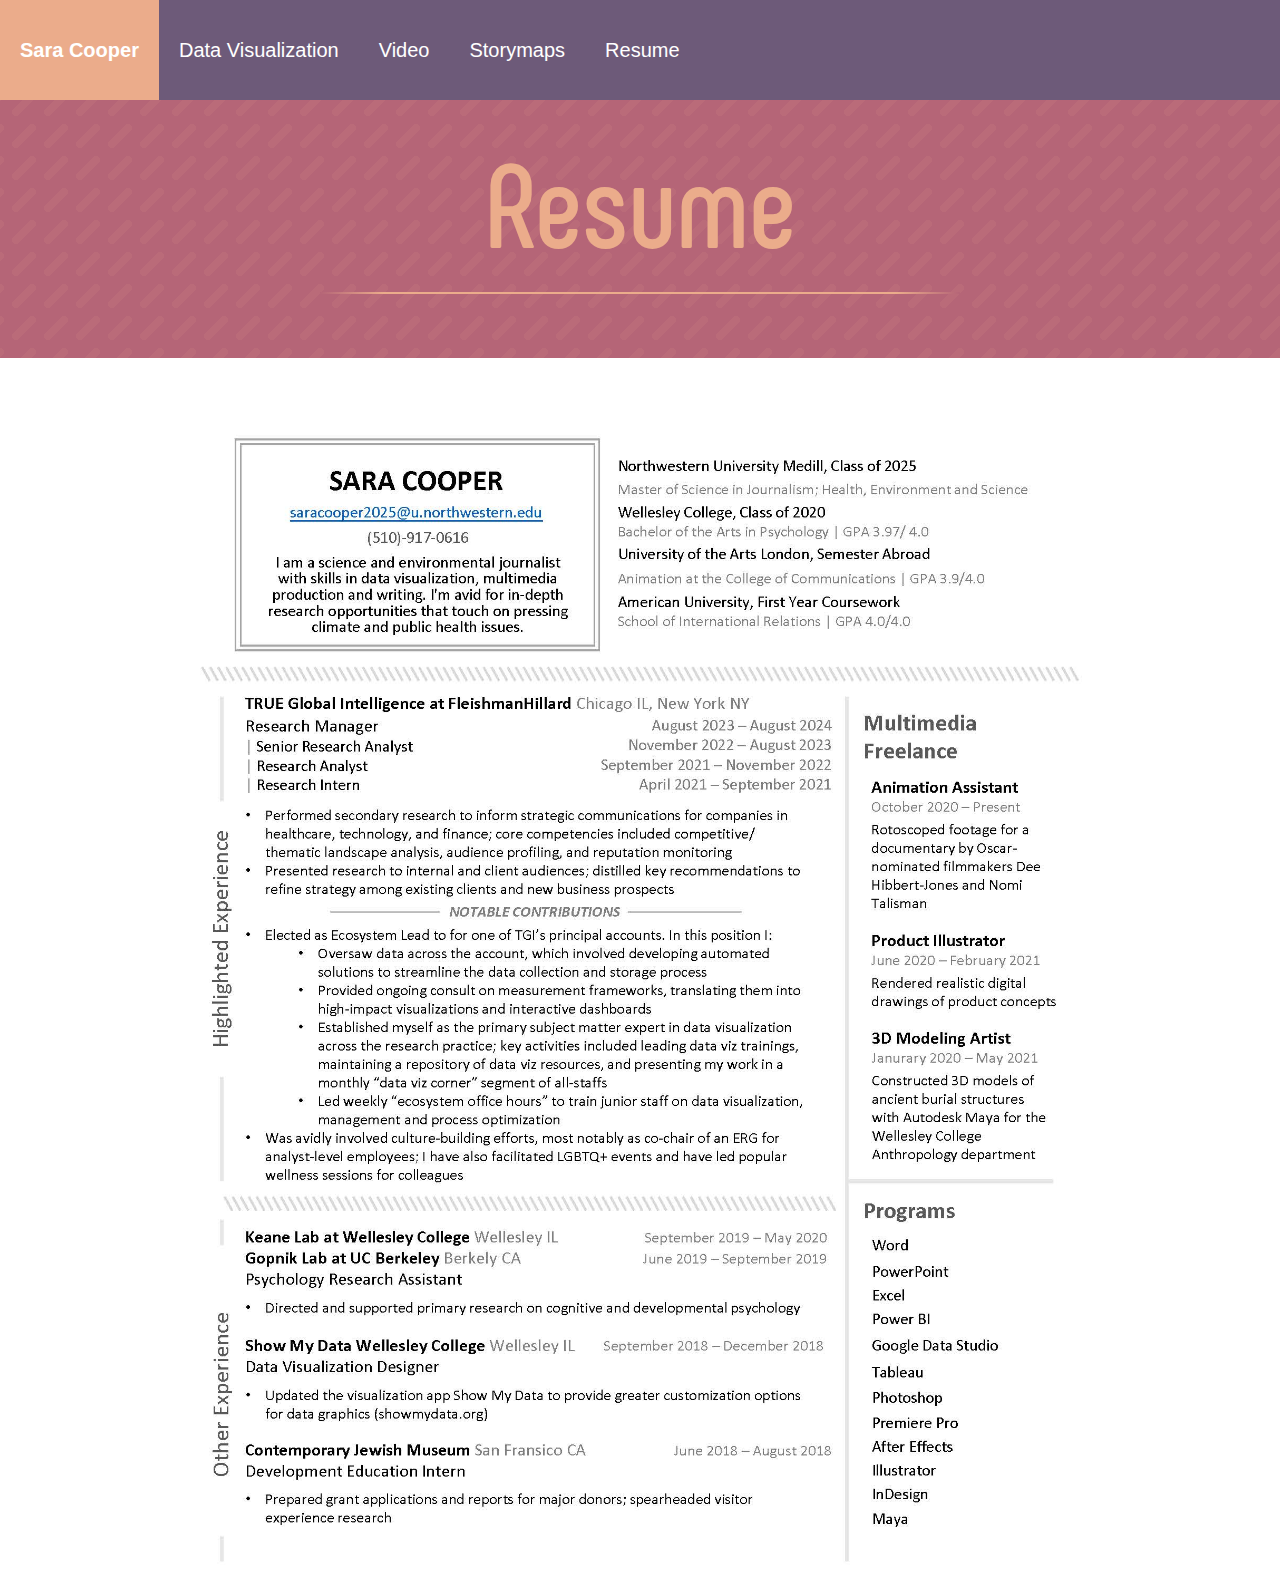
<file: Portfolio/Resume/index.html>
<head>
    <link href="style.css" type="text/css" rel="stylesheet">
</head>
<body>
    <body>
        <div class="header" id="myheader">
            <a href="http://127.0.0.1:3000/GitHub/InteractiveDemo/Portfolio/Landing%20Page/index.html" class="active" style="font-weight:bolder; font-size:20px">Sara Cooper</a>
            <a href="http://127.0.0.1:3000/GitHub/InteractiveDemo/Portfolio/Data%20Visualization/index.html">Data Visualization</a>
            <a href="http://127.0.0.1:3000/GitHub/InteractiveDemo/Portfolio/Video/index.html">Video</a>
            <a href="http://127.0.0.1:3000/GitHub/InteractiveDemo/Portfolio/Storymaps/index.html">Storymaps</a>
            <a href="http://127.0.0.1:3000/GitHub/InteractiveDemo/Portfolio/Resume/index.html">Resume</a>
            <a href="javascript:void(0);" style="font-size:20px" class="icon" onclick="myFunction()">&#9776;</a>
        </div>
    <script>
        function myFunction() {
        var x = document.getElementById("myheader");
        if (x.className === "header") {
        x.className += " responsive";
        } else {
        x.className = "header";
        }
    }
    </script>
<!--javascript code to get the header to move on scroll-->
    <script>
        window.onscroll = function() {scrollFunction()};
        function scrollFunction() {
        if ((document.body.scrollTop >50 || document.documentElement.scrollTop >50) && window.matchMedia("(orientation: landscape)").matches) {
            document.getElementById("myheader").style.height = "50px"; document.getElementById("myheader").style.paddingTop = "0px"
        } else if ((document.body.scrollTop <50 || document.documentElement.scrollTop <50) && window.matchMedia("(orientation: landscape)").matches) {
            document.getElementById("myheader").style.height = "100px"; document.getElementById("myheader").style.paddingTop = "0px"
        } else if ((document.body.scrollTop <50 || document.documentElement.scrollTop <50) && window.matchMedia("(orientation: portrait)").matches) {
            document.getElementById("myheader").style.height = "auto";
        } else if ((document.body.scrollTop >50 || document.documentElement.scrollTop >50) && window.matchMedia("(orientation: portrait)").matches) {
            document.getElementById("myheader").style.height = "auto";
        }
        }
    </script>
<div id="headline_box">
    <div id="headline">Resume</div>
    <div id="divider_line"></div>
</div>
<div class="img"><img src="Sara Cooper 2025 Resume.jpg" /></div>
</body>
</file>
<file: Landing Page/style.css>
/*Standard Elements*/
body {
  background-color: white;
  margin:0;
}

/*add "solid" to show div borders when editing*/
div {
  border: 1px red;
}

h1{
  font-family:"Phenomena", sans-serif;
  font-size: 72px;
  text-align:left;
  padding:0px;
  margin-top:3%;
  margin-bottom:3%
}

h2{
  margin-top:50px;
  margin-bottom:50px;
  font-family:"Phenomena", sans-serif;
  font-size: 70px;
  text-align:center;
  font-weight:lighter;
}

p{
  font-size:28px;
}

.work_type_paragraph{
  font-size:28px;
  font-family:Helvetica, sans-serif;
  padding:0px;
  margin-bottom:3%;
}

img{
  max-width:100%;
}

/*removes underline from hyperlinks, individual hyperlinked sections are styled separately*/
a:link{
  text-decoration: none;
}

/*id objects*/

/*header elements - duplicate on each page*/
.header{
  background-color:#6D5A79;
  width:100%;
  position: fixed;
  transition-duration:0.4s;
  z-index:100;
  overflow:hidden;
  text-align:center;
}

.header a{
  float:left;
  display:block;
  color:white;
  border: 1px red;
  font-family:Helvetica,sans-serif;
  font-size:20px;
  padding-left:20px;
  padding-right:20px;
  padding-bottom:0px;
  padding-top:0px;
  align-content: center;
  height:100%;
}

.headline_title a{
  color:white;
}

.header .icon{
  display:none;
}

.header a:hover{
  background-color:#EBAC8B;
}

.section_divider1{
  margin-top:100px;
  opacity:80%;
  height:100px;
  width:99.5%;
  margin-left:0%;
  background-color:#B56577;
}

.section_divider2{
  margin-top:-90px;
  opacity:50%;
  height:100px;
  width:99.5%;
  margin-left:.5%;
  background-color:#6D5A79;
}

#myheader{
  height:100px;
}

#headshot_container{
  display:flex;
  flex-direction: row;
  height:fit-content;
  overflow:hidden;
  height:inherit;
  padding-top:50px;
  --s: 6px; /* control the size*/
  --c1: #E19F87;
  --c2: #EBAC8B;
  
  --_g: radial-gradient(calc(var(--s)/2),var(--c1) 97%,#0000);
  background:
  var(--_g),var(--_g) calc(2*var(--s)) calc(2*var(--s)),
  repeating-conic-gradient(from 45deg,#0000 0 25%,var(--c2) 0 50%) calc(-.707*var(--s)) calc(-.707*var(--s)),
  repeating-linear-gradient(135deg,var(--c1) calc(var(--s)/-2) calc(var(--s)/2),var(--c2) 0 calc(2.328*var(--s)));
  background-size: calc(4*var(--s)) calc(4*var(--s));
}

#headshot{
  min-height:100%;
}


#title{
  color:#EBAC8B;
  background-color: #B56577;
  display:flex;
  flex-direction: column;
  justify-content:center;
  margin-left:30px;
  padding-left:30px;
  height:auto;
  width:80%;
  --s: 8px; /* control the size*/
        --c1: #BA6B79;
        --c2: #B56577;
        
        --_g: radial-gradient(calc(var(--s)/2),var(--c1) 97%,#0000);
        background:
        var(--_g),var(--_g) calc(2*var(--s)) calc(2*var(--s)),
        repeating-conic-gradient(from 45deg,#0000 0 25%,var(--c2) 0 50%) calc(-.707*var(--s)) calc(-.707*var(--s)),
        repeating-linear-gradient(135deg,var(--c1) calc(var(--s)/-2) calc(var(--s)/2),var(--c2) 0 calc(2.328*var(--s)));
        background-size: calc(4*var(--s)) calc(4*var(--s));
}

#name{
  font-size:120px;
  font-family: "Phenomena", sans-serif;
  margin-bottom:5px;
  line-height:100%;
  width:75%
}

#subtitle{
  font-size: 32px;
  font-family: Helvetica, sans-serif;
  width:75%;
  margin-top:10px;
}

#divider_line{
  margin-top:15px;
  margin-bottom:15px;
  background-image: linear-gradient(to right,#EBAC8B 0%, #B56577 100%);
  width:50%;
  height:2px;
}

#work_type_1{
  display: flex;
  flex-direction:row;
  background-color:#f7d6c4;
  padding-left:15%;
  height:auto;
}

#work_type_2{
  direction:rtl;
  display: flex;
  flex-direction:row;
  background-color:#f7c4cf;
  padding-right:15%;
  height:auto;
}

#vertical_bar_1{
  width:30px;
  height:auto;
  --s: 6px; /* control the size*/
  --c1: #E19F87;
  --c2: #EBAC8B;
  
  --_g: radial-gradient(calc(var(--s)/2),var(--c1) 97%,#0000);
  background:
  var(--_g),var(--_g) calc(2*var(--s)) calc(2*var(--s)),
  repeating-conic-gradient(from 45deg,#0000 0 25%,var(--c2) 0 50%) calc(-.707*var(--s)) calc(-.707*var(--s)),
  repeating-linear-gradient(135deg,var(--c1) calc(var(--s)/-2) calc(var(--s)/2),var(--c2) 0 calc(2.328*var(--s)));
  background-size: calc(4*var(--s)) calc(4*var(--s));
}

#vertical_bar_2{
  width:30px;
  height:auto;
  --s: 6px; /* control the size*/
  --c1: #A76477;
  --c2: #B46677;
  
  --_g: radial-gradient(calc(var(--s)/2),var(--c1) 97%,#0000);
  background:
  var(--_g),var(--_g) calc(2*var(--s)) calc(2*var(--s)),
  repeating-conic-gradient(from 45deg,#0000 0 25%,var(--c2) 0 50%) calc(-.707*var(--s)) calc(-.707*var(--s)),
  repeating-linear-gradient(135deg,var(--c1) calc(var(--s)/-2) calc(var(--s)/2),var(--c2) 0 calc(2.328*var(--s)));
  background-size: calc(4*var(--s)) calc(4*var(--s));
}

#other_work_images1 img{
  filter:drop-shadow(4px 3px 0px #B46677)
}

#other_work_images2 img{
  filter:drop-shadow(-4px 3px 0px #6D5A79)
}

#work_type_text1{
  color:#B46677 ;
  font-family:"Phenomena",sans-serif;
  text-align: left;
  margin-left:3%;
  margin-bottom:3%;
  width:50%;
}

#work_type_text2{
  color:#6D5A79 ;
  font-family:"Phenomena",sans-serif;
  text-align: left;
  margin-right:3%;
  margin-bottom:3%;
  width:50%;
}

.images_for_work_type img{
  filter:drop-shadow(8px 5px 0px #EBAC8B);
}

#Interactive_Link{
  font-family: Helvetica, sans-serif;
  text-align:center;
  font-size:50px;
  margin-top:100px;
  margin-bottom:100px;
}

.headline_title{
  font-family:"Phenomena",sans-serif;
  text-align: center;
  font-size:30px;
  padding-top:5%;
  padding-bottom:5%;
  padding-left:3%;
  padding-right:3%;
}

.outlet{
  color:#EBAC8B;
  font-weight:600;
  font-size: 30px;
  padding-top:3%;
}

#viz1741040853287{
  margin-left:auto;
  margin-right:auto;
}

#bio{
  text-align:center;
  font-family:Helvetica, sans-serif;
  margin-left:auto;
  margin-right:auto;
  width:60%;
  margin-top:100px;
  margin-bottom:50px;
  color:rgb(29, 29, 29);
}

#icon{
  margin-left:0%;
  margin-right: 5%;
  width:auto;
  border:red 1px;
}

#icon a:link{
  color:white;
}

/*make the link color for the header white*/

#recent_work{
  margin-left:10%;
  margin-right:10%;
  display:flex;
  flex-direction:row;
  align-items: center;
  justify-content:center;
  height:500px;
  margin-bottom:150px;
  margin-top:150px;
}

#space{
  height:1000px;
  background-color:#0a0a0a
}

.work_sample{
  margin-left:auto;
  margin-right:auto;
  margin-top:5%;
  margin-bottom:5%;
  width:30%;
  height:fit-content;
  padding-bottom:5px;
  padding-left:5px;
  padding-right:5px;
  border-top-left-radius: 70px;
  border-top-right-radius: 70px;
  background-color:#355070;
  outline: 7px solid #EBAC8B;
}

.headline_pic{
  display:flex;
  flex-direction:column;
}

.headline_pic img{
  width: 100%;
}

.footer{
  height:100px;
      --s: 8px; /* control the size*/
      --c1: #7A5C79;
      --c2: #6D5A79;
      
      --_g: radial-gradient(calc(var(--s)/2),var(--c1) 97%,#0000);
      background:
      var(--_g),var(--_g) calc(2*var(--s)) calc(2*var(--s)),
      repeating-conic-gradient(from 45deg,#0000 0 25%,var(--c2) 0 50%) calc(-.707*var(--s)) calc(-.707*var(--s)),
      repeating-linear-gradient(135deg,var(--c1) calc(var(--s)/-2) calc(var(--s)/2),var(--c2) 0 calc(2.328*var(--s)));
      background-size: calc(4*var(--s)) calc(4*var(--s));
  }
@font-face {
  font-family: "Phenomena";
  src:url(fonts/Phenomena-Bold.ttf);
}


@media (orientation: portrait) {

.section_divider1{
  margin-top:50px;
  opacity:80%;
  height:100px;
  width:99.5%;
  margin-left:0%;
  background-color:#B56577;
}

.section_divider2{
  margin-top:-90px;
  opacity:50%;
  height:100px;
  width:99.5%;
  margin-left:.5%;
  background-color:#6D5A79;
}

.work_type_paragraph{
  font-size:24;
  font-family:Helvetica, sans-serif;
  padding:0px;
  margin-bottom:10%;
}

#work_type_1{
  display: flex;
  flex-direction:row;
  background-color:#f7d6c4;
  padding-left:5%;
  height:auto;
}

#work_type_2{
  direction:rtl;
  display: flex;
  flex-direction:row;
  background-color:#f7c4cf;
  padding-right:5%;
  height:auto;
}

#work_type_text1{
  color:#B46677 ;
  font-family:"Phenomena",sans-serif;
  text-align: left;
  margin-left:3%;
  margin-bottom:15%;
  margin-top:10%;
  width:80%;
}

#work_type_text2{
  color:#6D5A79 ;
  font-family:"Phenomena",sans-serif;
  text-align: left;
  margin-right:3%;
  margin-bottom:15%;
  margin-top:10%;
  width:80%;
}

#recent_work{
  margin-left:10%;
  margin-right:10%;
  display:flex;
  flex-direction:row;
  align-items: center;
  justify-content:center;
  height:500px;
  margin-bottom:0px;
  margin-top:50px;
}

p{
  font-size:24;
}

#name{
  font-size:100px;
  font-family: "Phenomena", sans-serif;
  margin-bottom:5px;
  line-height:100%;
  width:75%
}

#title{
  width:100%;
}

#subtitle{
  font-size: 24px;
  font-family: Helvetica, sans-serif;
  width:75%;
  margin-top:10px;
  margin-bottom:20px;
}

.header a{
  float:left;
  display:block;
  color:white;
  border: 1px red;
  font-family:Helvetica,sans-serif;
  font-size:20px;
  padding:14px 20px;
  height:25px;
}

#headshot_container{
  display:flex;
  flex-direction:column;
  padding-top:0px;
}
  
img{
  max-width:100%;
}

#headshot{
  width:135%;
  margin-top:-30px;
}

#recent_work{
  position:static;
  margin-left:0%;
  margin-right:0%;
  display:flex;
  flex-direction:column;
  height:auto;
}

#bio{
  margin-left:5%;
  margin-right:5%;
  width:90%;
}

.work_sample{
margin-left:auto;
margin-right:auto;
margin-top:5%;
margin-bottom:%;
width:90%;
}

.header{
  position:static;
}

.header a:not(:first-child){
  display:none;
}

.header a.icon{
  float:right;
  display:block;
}

.header.responsive {
  position:relative;
}
.header.responsive a.icon {
  position:absolute;
  right:0;
  top:0;
}

.header.responsive a{
  float:none;
  display:block;
  text-align:left;
}

.header_border{
  display:none;
}

#myheader{
  padding-top:0px;
  height:auto;
}

}
</file>
<file: Resume/style.css>
/*stock elements*/

body {
    background-color: linear-gradient(to bottom, #dedede 70px,white 200px);
    margin:0;
    border:red 1px;
}

div {
    border:red 1px;
}

h1 {
    font-size: 3em;
    color: black;
    font-family: Helvetica;
    text-align:center;
}

h2 {
    font-size: 1.5em;
    color: black;
    font-family: Helvetica, sans-serif;
    text-align:center;
}

/*class elements*/

.p1 {
    font-size: 24px;
    font-family: Helvetica, sans-serif;
    color:#262626;
    line-height: 1.3em;
    width:25%;
    height: auto;
    margin-top:auto;
    margin-bottom: auto;
    display:flex;
    flex-direction: column;
    align-items:left;
    z-index:2
}

.date{
    color:#B56577;
}

.link a:visited{
    color: #B56577;
    text-decoration:none;
}

.p2 {
    font-size: 24px;
    font-family: Helvetica, sans-serif;
    color:#262626;
    line-height: 1.3em;
    width:25%;
    height: auto;
    margin-top:auto;
    margin-bottom: auto;
    display:flex;
    flex-direction:column;
    align-items:right;
    z-index:2;
}

.page_body{
    margin-left:10%;
    margin-right:10%;
}


.image_side_by_side1{
    margin-top:120px;
    display:flex;
    flex-direction:row;
    width:80%;
    margin-left:auto;
    margin-right:auto;
}

.image_side_by_side2{
    direction:rtl;
    margin-top:120px;
    display:flex;
    flex-direction:row;
    width:80%;
    margin-left:auto;
    margin-right:auto;
}

.header{
    background-color:#6D5A79;
    width:100%;
    position: fixed;
    transition-duration:0.4s;
    z-index:100;
    overflow:hidden;
    text-align:center;
}

.header a{
    float:left;
    display:block;
    color:white;
    border: 1px red;
    font-family:Helvetica,sans-serif;
    font-size:20px;
    padding-left:20px;
    padding-right:20px;
    padding-bottom:0px;
    padding-top:0px;
    align-content: center;
    height:100%;
}

.headline_title a{
    color:white;
}

.header .icon{
    display:none;
}

.header a:hover{
    background-color:#EBAC8B;
}

.interactive_title{
    font-size:70;
    color:#000000;
    font-family:"Phenomena",sans-serif;
    font-weight: lighter;
    text-align:center;
    margin-top:100px;
    margin-left:20%;
    margin-right:20%;
}

.interactive_byline{
    font-size:32;
    color:#262626;
    font-family:Arial, Helvetica, sans-serif;
    text-align:center;
    margin-top:40px;
    margin-left:20%;
    margin-right:20%;
}

.visit_site{
    border-radius: 10px;
    background-color: #B56577;
    font-family:Helvetica, sans-serif;
    font-size: 30px;
    text-align:center;
    width:300px;
    padding:5px;
    margin-left:auto;
    margin-right:auto;
    margin-top:100px;
    filter:drop-shadow(rgb(147, 147, 147) 0px 0px 7px );
}

.visit_site:hover{
    background-color: #6D5A79;
}

.vertical_bar1{
    background-color:#B56577 ;
    width:2px;
    margin-left:5%;
    margin-right:2%;
    height:auto;
    margin-top:5%;
    margin-bottom:5%;
}

.vertical_bar2{
    background-color:#B56577 ;
    width:2px;
    margin-left:2%;
    margin-right:5%;
    height:auto;
    margin-top:5%;
    margin-bottom:5%;
}

.space{
    height:100px;
}

.section_divider1{
    margin-top:100px;
    opacity:80%;
    height:100px;
    width:99.5%;
    margin-left:0%;
    background-color:#B56577;
}

.section_divider2{
    margin-top:-90px;
    opacity:50%;
    height:100px;
    width:99.5%;
    margin-left:.5%;
    background-color:#6D5A79;
}

.footer{
    height:100px;
        --s: 8px; /* control the size*/
        --c1: #7A5C79;
        --c2: #6D5A79;
        
        --_g: radial-gradient(calc(var(--s)/2),var(--c1) 97%,#0000);
        background:
        var(--_g),var(--_g) calc(2*var(--s)) calc(2*var(--s)),
        repeating-conic-gradient(from 45deg,#0000 0 25%,var(--c2) 0 50%) calc(-.707*var(--s)) calc(-.707*var(--s)),
        repeating-linear-gradient(135deg,var(--c1) calc(var(--s)/-2) calc(var(--s)/2),var(--c2) 0 calc(2.328*var(--s)));
        background-size: calc(4*var(--s)) calc(4*var(--s));
    }

.img img{
    width:70%;
    margin-left:15%;
    margin-right:15%;
    margin-top:5%
}

/*id elements*/

#myheader{
    height: 100px;
}

#headline_box{
    height:auto;
    padding-top:10%;
    padding-bottom:5%;
    --s: 8px; /* control the size*/
        --c1: #BA6B79;
        --c2: #B56577;
        
        --_g: radial-gradient(calc(var(--s)/2),var(--c1) 97%,#0000);
        background:
        var(--_g),var(--_g) calc(2*var(--s)) calc(2*var(--s)),
        repeating-conic-gradient(from 45deg,#0000 0 25%,var(--c2) 0 50%) calc(-.707*var(--s)) calc(-.707*var(--s)),
        repeating-linear-gradient(135deg,var(--c1) calc(var(--s)/-2) calc(var(--s)/2),var(--c2) 0 calc(2.328*var(--s)));
        background-size: calc(4*var(--s)) calc(4*var(--s));
}

#headline{
    font-size:120;
    color:#EBAC8B;
    font-family:"Phenomena",sans-serif;
    font-weight:bold;
    text-align:center;
    margin-bottom:20px;
}

#divider_line{
    background-image: linear-gradient(to right,#B56577 0%, #EBAC8B 10%, #EBAC8B 90%,#B56577);
    width:50%;
    height:2px;
    margin-left:25%;
    margin-right:45%;
}

/*links*/

a:link{
    color:ffffff;
    text-decoration: none;
}

a:visited{
    color:ffffff;
    text-decoration:none;
}

.pdf{
    width:50%;
    height:1000px;
    margin-left: 25%;
    margin-right: 25%;
}


/*fonts*/

@font-face {
    font-family: "Turkeyes";
    src:url(fonts/Turkeyes.ttf);
    font-weight:900;
}


@font-face {
    font-family: "Phenomena";
    src:url(fonts/Phenomena-Bold.ttf);
}

@media (orientation: portrait) {
.embeded_site{
    margin-left:0;
    margin-right:0;
}

.interactive_title{
    width:90%;
    margin-left:auto;
    margin-right:auto;
}

.interactive_byline{
    width:90%;
    margin-left:auto;
    margin-right:auto;
}

.image_side_by_side1{
    margin-top:50px;
    flex-direction:column;
    width:90%;
    align-items:center;
    padding-top:20px;
    border-top: 2px solid #B56577;
}

.image_side_by_side2{
    margin-top:50px;
    flex-direction:column;
    width:90%;
    align-items:center;
    padding-top:20px;
    border-top: 2px solid #B56577;
}

.vertical_bar{
    display:none;
}

.img img{
    width:90%;
    margin-left:5%;
    margin-right:5%;
    margin-top:10%
}

.p1{
    width:90%;
    font-size: 20px;
    font-family: Helvetica, sans-serif;
    color:#262626;
    text-align:center;
    margin-top:30px;
}

.p2{
    width:90%;
    font-size: 20px;
    font-family: Helvetica, sans-serif;
    color:#262626;
    text-align:center;
    margin-top:30px;
}

.header{
    position:static;
}

.header a:not(:first-child){
    display:none;
}

#myheader{
    padding-top:0px;
}

.header a.icon{
    float:right;
    display:block;
}

.header.responsive {
    position:relative;
}
.header.responsive a.icon {
    position:absolute;
    right:0;
    top:0;
}

.header.responsive a{
    float:none;
    display:block;
    text-align:left;
}

.header_border{
    display:none;
}

.header{
    position:static;
}

.header a:not(:first-child){
    display:none;
}

.header a.icon{
    float:right;
    display:block;
}


.header.responsive {
    position:relative;
}

.header a{
    float:left;
    display:block;
    color:white;
    border: 1px red;
    font-family:Helvetica,sans-serif;
    font-size:20px;
    padding:14px 20px;
    height:25px;
}

#myheader{
    height:auto;
}

.header.responsive a.icon {
    position:absolute;
    right:0;
    top:0;
}

.header.responsive a{
    float:none;
    display:block;
    text-align:left;
}

.header_border{
    display:none;
}

.section_divider1{
    margin-top:100px;
    opacity:80%;
    height:100px;
    width:100%;
    margin-left:0%;
    background-color:#B56577;
}

.section_divider2{
    margin-top:-90px;
    opacity:50%;
    height:100px;
    width:100%;
    margin-left:0%;
    background-color:#6D5A79;
}

}
</file>
<file: Video/style.css>
/*stock elements*/

body {
    background-color: linear-gradient(to bottom, #dedede 70px,white 200px);
    margin:0;
    border:red 1px;
}

div {
    border:red 1px;
}

h1 {
    font-size: 3em;
    color: black;
    font-family: Helvetica;
    text-align:center;
}

h2 {
    font-size: 1.5em;
    color: black;
    font-family: Helvetica, sans-serif;
    text-align:center;
}

/*class elements*/

.title_and_description{
    width:50%;
    align-content:center;
}

.p1 {
    font-size: 24px;
    font-family: Helvetica, sans-serif;
    color:#262626;
    line-height: 1.3em;
    width:100%;
    display: flex;
    z-index:2;
    margin-top:10px;
}

.video_title1{
    font-size:50;
    color:#B56577;
    font-family:"Phenomena",sans-serif;
    font-weight: lighter;
    text-align:left;
    line-height:1em;
}

.video_title2{
    font-size:50;
    color:#B56577;
    font-family:"Phenomena",sans-serif;
    font-weight: lighter;
    text-align:right;
    line-height:1em;
}


.p2 {
    font-size: 24px;
    font-family: Helvetica, sans-serif;
    color:#262626;
    line-height: 1.3em;
    width:100%;
    display:flex;
    z-index:2;
    margin-top:10px;
}

.page_body{
    margin-left:10%;
    margin-right:10%;
}

.video1 {
    border: 2px solid #EBAC8B;
    filter:drop-shadow(#EBAC8B -15px 30px 0px);
    width:50%;
    background-color:#EBAC8B;
}

.video2 {
    border: 2px solid #EBAC8B;
    filter:drop-shadow(#EBAC8B 15px 30px 0px);
    width:50%;
    background-color:#EBAC8B;
}

.video_side_by_side1{
    margin-top:120px;
    display:flex;
    flex-direction:row;
    width:80%;
    margin-left:auto;
    margin-right:auto;
}

.video_side_by_side2{
    direction:rtl;
    margin-top:120px;
    display:flex;
    flex-direction:row;
    width:80%;
    margin-left:auto;
    margin-right:auto;
}

.header{
    background-color:#6D5A79;
    width:100%;
    position: fixed;
    transition-duration:0.4s;
    z-index:100;
    overflow:hidden;
    text-align:center;
}

.header a{
    float:left;
    display:block;
    color:white;
    border: 1px red;
    font-family:Helvetica,sans-serif;
    font-size:20px;
    padding-left:20px;
    padding-right:20px;
    padding-bottom:0px;
    padding-top:0px;
    align-content: center;
    height:100%;
}

.headline_title a{
    color:white;
}

.header .icon{
    display:none;
}

.header a:hover{
    background-color:#EBAC8B;
}



.interactive_byline{
    font-size:32;
    color:#262626;
    font-family:Arial, Helvetica, sans-serif;
    text-align:center;
    margin-top:40px;
    margin-left:20%;
    margin-right:20%;
}

.visit_site{
    border-radius: 10px;
    background-color: #B56577;
    font-family:Helvetica, sans-serif;
    font-size: 35px;
    text-align:center;
    width:200px;
    padding:5px;
    margin-left:auto;
    margin-right:auto;
    margin-top:100px;
    filter:drop-shadow(rgb(147, 147, 147) 0px 0px 7px );
}

.visit_site:hover{
    background-color: #6D5A79;
}

.vertical_bar1{
    background-color:#B56577 ;
    width:2px;
    margin-left:5%;
    margin-right:2%;
    height:auto;
    margin-top:5%;
    margin-bottom:5%;
}

.vertical_bar2{
    background-color:#B56577 ;
    width:2px;
    margin-left:2%;
    margin-right:5%;
    height:auto;
    margin-top:5%;
    margin-bottom:5%;
}

.space{
    height:100px;
}

.section_divider1{
    margin-top:100px;
    opacity:80%;
    height:100px;
    width:99.5%;
    margin-left:0%;
    background-color:#B56577;
}

.section_divider2{
    margin-top:-90px;
    opacity:50%;
    height:100px;
    width:99.5%;
    margin-left:.5%;
    background-color:#6D5A79;
}

.footer{
    height:100px;
        --s: 8px; /* control the size*/
        --c1: #7A5C79;
        --c2: #6D5A79;
        
        --_g: radial-gradient(calc(var(--s)/2),var(--c1) 97%,#0000);
        background:
        var(--_g),var(--_g) calc(2*var(--s)) calc(2*var(--s)),
        repeating-conic-gradient(from 45deg,#0000 0 25%,var(--c2) 0 50%) calc(-.707*var(--s)) calc(-.707*var(--s)),
        repeating-linear-gradient(135deg,var(--c1) calc(var(--s)/-2) calc(var(--s)/2),var(--c2) 0 calc(2.328*var(--s)));
        background-size: calc(4*var(--s)) calc(4*var(--s));
    }

/*id elements*/

#myheader{
    height: 100px;
}

#headline_box{
    height:auto;
    padding-top:10%;
    padding-bottom:5%;
    --s: 8px; /* control the size*/
        --c1: #BA6B79;
        --c2: #B56577;
        
        --_g: radial-gradient(calc(var(--s)/2),var(--c1) 97%,#0000);
        background:
        var(--_g),var(--_g) calc(2*var(--s)) calc(2*var(--s)),
        repeating-conic-gradient(from 45deg,#0000 0 25%,var(--c2) 0 50%) calc(-.707*var(--s)) calc(-.707*var(--s)),
        repeating-linear-gradient(135deg,var(--c1) calc(var(--s)/-2) calc(var(--s)/2),var(--c2) 0 calc(2.328*var(--s)));
        background-size: calc(4*var(--s)) calc(4*var(--s));
}

#headline{
    font-size:120;
    color:#EBAC8B;
    font-family:"Phenomena",sans-serif;
    font-weight:bold;
    text-align:center;
    margin-bottom:20px;
}

#divider_line{
    background-image: linear-gradient(to right,#B56577 0%, #EBAC8B 10%, #EBAC8B 90%,#B56577);
    width:50%;
    height:2px;
    margin-left:25%;
    margin-right:45%;
}

/*links*/

a:link{
    color:ffffff;
    text-decoration: none;
}

a:visited{
    color:ffffff;
    text-decoration:none;
}

/*fonts*/

@font-face {
    font-family: "Turkeyes";
    src:url(fonts/Turkeyes.ttf);
    font-weight:900;
}


@font-face {
    font-family: "Phenomena";
    src:url(fonts/Phenomena-Bold.ttf);
}

@media (orientation: portrait) {
.embeded_site{
    margin-left:0;
    margin-right:0;
}

.interactive_title{
    width:90%;
    margin-left:auto;
    margin-right:auto;
}

.interactive_byline{
    width:90%;
    margin-left:auto;
    margin-right:auto;
}

.video_side_by_side1{
    margin-top:50px;
    flex-direction:column;
    width:90%;
    align-items:center;
    padding-top:20px;
    border-top: 2px solid #B56577;
}

.video_side_by_side2{
    margin-top:50px;
    flex-direction:column;
    width:90%;
    align-items:center;
    padding-top:20px;
    border-top: 2px solid #B56577;
}

.vertical_bar{
    display:none;
}

.video1 {
    width:90%;
    margin-left:auto;
    margin-right:auto;
}

.video2 {
    width:90%;
    margin-left:auto;
    margin-right:auto;
}

.p1{
    width:90%;
    font-size: 24px;
    font-family: Helvetica, sans-serif;
    color:#262626;
    text-align:center;
    margin-top:30px;
    margin-left:auto;
    margin-right:auto;
}

.p2{
    width:90%;
    font-size: 24px;
    font-family: Helvetica, sans-serif;
    color:#262626;
    text-align:center;
    margin-top:30px;
    margin-left:auto;
    margin-right:auto;
}

.header{
    position:static;
}

.header a:not(:first-child){
    display:none;
}

#myheader{
    padding-top:0px;
}

.header a.icon{
    float:right;
    display:block;
}

.header.responsive {
    position:relative;
}
.header.responsive a.icon {
    position:absolute;
    right:0;
    top:0;
}

.header.responsive a{
    float:none;
    display:block;
    text-align:left;
}

.header_border{
    display:none;
}

.header{
    position:static;
}

.header a:not(:first-child){
    display:none;
}

.header a.icon{
    float:right;
    display:block;
}


.header.responsive {
    position:relative;
}

.header a{
    float:left;
    display:block;
    color:white;
    border: 1px red;
    font-family:Helvetica,sans-serif;
    font-size:20px;
    padding:14px 20px;
    height:25px;
}

#myheader{
    height:auto;
}

.header.responsive a.icon {
    position:absolute;
    right:0;
    top:0;
}

.header.responsive a{
    float:none;
    display:block;
    text-align:left;
}

.header_border{
    display:none;
}

.section_divider1{
    margin-top:100px;
    opacity:80%;
    height:100px;
    width:100%;
    margin-left:0%;
    background-color:#B56577;
}

.section_divider2{
    margin-top:-90px;
    opacity:50%;
    height:100px;
    width:100%;
    margin-left:0%;
    background-color:#6D5A79;
}

.video_title1{
    font-size:40;
    color:#B56577;
    font-family:"Phenomena",sans-serif;
    font-weight: lighter;
    text-align:center;
    line-height:1em;
}

.video_title2{
    font-size:40;
    color:#B56577;
    font-family:"Phenomena",sans-serif;
    font-weight: lighter;
    text-align:center;
    line-height:1em;
}

.title_and_description{
    width:100%;
    align-content:center;
}

}
</file>
<file: Portfolio/Interactive Story/style.css>
body {
    background-color: #ffffff;
}

h1{
    font-family: Helvetica, sans-serif;
    font-size:50px;
    color:#0181C0;
}

ul{
    font-size:20px;
}

ul a:link{
    color:#0181C0;
}

ul a:visited{
    color: #0181C0;
}

p {
    font-family: Helvetica, sans-serif;
    font-size:20px;
}

#text{
    margin-top:3%;
    margin-left: 20%;
    margin-right: 20%;
}

#horizontal_line{
    height:2px;
    width:60%;
    margin-left:auto;
    margin-right:auto;
    background-color: gray;
    margin-top:50px;
}

#header{
    background-color:black;
    height:3%;
    width: 100%;
    margin:0;
    position: fixed;
    transition: 0.4s;
    top:0;
    z-index:100;
    display:flex;
    flex-direction:row;
}

/*size is fixed in Tableau embed code*/
#viz1741060634541{
    margin-top:3%;
    position:static;
    margin-left:auto;
    margin-right:auto;
}

#space{
    height:5000px;
}

#header_name{
    color:rgb(255, 255, 255);
    font-family:helvetica, sans-serif;
    font-weight:900;
    align-content: center;
    height: 100%;
    margin-left:2%
}

#links_to_pages{
    display:flex;
    flex-direction:row;
    color:white;
    margin-right:0;
    margin-left:auto;
    border: 1px red;
    align-items:center;
    justify-content: center;
    width:50%;
    font-family:Helvetica,sans-serif;
}

.header_links{
    margin-left:5%;
    margin-right: 5%;
    width:150px;
    text-align:center;
    border:red 1px;
}

/*make the link color for the header white*/
.header_links a:link{
    color:white;
}

.header_links a:visited{
    color:white;
}

.header_border{
    width:2px;
    background-color: white;
    height:40%;
}

/*removes underline from hyperlinks*/
a:link{
    text-decoration: none;
}

#story_sourcing{
    margin-top:50px;
    font-family:Helvetica,sans-serif;
    font-style:italic;
    color:rgb(65, 65, 65);
    width:60%;
    margin-left:auto;
    margin-right:auto;
}

#footer{
    height:9%;
    background-color: black;
    margin-top:9%;
}

@media (orientation: portrait) {
    #viz1741060634541{
        width:100%;
        position:static;
    }
}
</file>
<file: Portfolio/Landing Page/style.css>
/*Standard Elements*/
body {
  background-color: white;
  margin:0;
}

/*add "solid" to show div borders when editing*/
div {
  border: 1px red;
}

h1{
  font-family:"Phenomena", sans-serif;
  font-size: 72px;
  text-align:left;
  padding:0px;
  margin-top:3%;
  margin-bottom:3%
}

h2{
  margin-top:100px;
  margin-bottom:100px;
  font-family:"Phenomena", sans-serif;
  font-size: 70px;
  text-align:center;
  font-weight:lighter;
}

p{
  font-size:28px;
}

.work_type_paragraph{
  font-size:28px;
  font-family:Helvetica, sans-serif;
  padding:0px;
  margin-bottom:3%;
}

img{
  max-width:100%;
}

/*removes underline from hyperlinks, individual hyperlinked sections are styled separately*/
a:link{
  text-decoration: none;
}

/*id objects*/

/*header elements - duplicate on each page*/
.header{
  background-color:#6D5A79;
  width:100%;
  position: fixed;
  transition-duration:0.4s;
  z-index:100;
  overflow:hidden;
  text-align:center;
}

.header a{
  float:left;
  display:block;
  color:white;
  border: 1px red;
  font-family:Helvetica,sans-serif;
  font-size:20px;
  padding-left:20px;
  padding-right:20px;
  padding-bottom:0px;
  padding-top:0px;
  align-content: center;
  height:100%;
}

.headline_title a{
  color:white;
}

.header .icon{
  display:none;
}

.header a:hover{
  background-color:#EBAC8B;
}

.section_divider1{
  margin-top:100px;
  opacity:80%;
  height:100px;
  width:99.5%;
  margin-left:0%;
  background-color:#B56577;
}

.section_divider2{
  margin-top:-90px;
  opacity:50%;
  height:100px;
  width:99.5%;
  margin-left:.5%;
  background-color:#6D5A79;
}

#myheader{
  height:100px;
}

#headshot_container{
  display:flex;
  flex-direction: row;
  height:fit-content;
  overflow:hidden;
  height:inherit;
  padding-top:50px;
  --s: 6px; /* control the size*/
  --c1: #E19F87;
  --c2: #EBAC8B;
  
  --_g: radial-gradient(calc(var(--s)/2),var(--c1) 97%,#0000);
  background:
  var(--_g),var(--_g) calc(2*var(--s)) calc(2*var(--s)),
  repeating-conic-gradient(from 45deg,#0000 0 25%,var(--c2) 0 50%) calc(-.707*var(--s)) calc(-.707*var(--s)),
  repeating-linear-gradient(135deg,var(--c1) calc(var(--s)/-2) calc(var(--s)/2),var(--c2) 0 calc(2.328*var(--s)));
  background-size: calc(4*var(--s)) calc(4*var(--s));
}

#headshot{
  min-height:100%;
}


#title{
  color:#EBAC8B;
  background-color: #B56577;
  display:flex;
  flex-direction: column;
  justify-content:center;
  margin-left:30px;
  padding-left:30px;
  height:auto;
  width:80%;
  --s: 8px; /* control the size*/
        --c1: #BA6B79;
        --c2: #B56577;
        
        --_g: radial-gradient(calc(var(--s)/2),var(--c1) 97%,#0000);
        background:
        var(--_g),var(--_g) calc(2*var(--s)) calc(2*var(--s)),
        repeating-conic-gradient(from 45deg,#0000 0 25%,var(--c2) 0 50%) calc(-.707*var(--s)) calc(-.707*var(--s)),
        repeating-linear-gradient(135deg,var(--c1) calc(var(--s)/-2) calc(var(--s)/2),var(--c2) 0 calc(2.328*var(--s)));
        background-size: calc(4*var(--s)) calc(4*var(--s));
}

#name{
  font-size:120px;
  font-family: "Phenomena", sans-serif;
  margin-bottom:5px;
  line-height:100%;
  width:75%
}

#subtitle{
  font-size: 32px;
  font-family: Helvetica, sans-serif;
  width:75%;
  margin-top:10px;
}

#divider_line{
  margin-top:15px;
  margin-bottom:15px;
  background-image: linear-gradient(to right,#EBAC8B 0%, #B56577 100%);
  width:50%;
  height:2px;
}

#work_type_1{
  display: flex;
  flex-direction:row;
  background-color:#f7d6c4;
  padding-left:15%;
  height:auto;
}

#work_type_2{
  direction:rtl;
  display: flex;
  flex-direction:row;
  background-color:#f7c4cf;
  padding-right:15%;
  height:auto;
}

#vertical_bar_1{
  width:30px;
  height:auto;
  --s: 6px; /* control the size*/
  --c1: #E19F87;
  --c2: #EBAC8B;
  
  --_g: radial-gradient(calc(var(--s)/2),var(--c1) 97%,#0000);
  background:
  var(--_g),var(--_g) calc(2*var(--s)) calc(2*var(--s)),
  repeating-conic-gradient(from 45deg,#0000 0 25%,var(--c2) 0 50%) calc(-.707*var(--s)) calc(-.707*var(--s)),
  repeating-linear-gradient(135deg,var(--c1) calc(var(--s)/-2) calc(var(--s)/2),var(--c2) 0 calc(2.328*var(--s)));
  background-size: calc(4*var(--s)) calc(4*var(--s));
}

#vertical_bar_2{
  width:30px;
  height:auto;
  --s: 6px; /* control the size*/
  --c1: #A76477;
  --c2: #B46677;
  
  --_g: radial-gradient(calc(var(--s)/2),var(--c1) 97%,#0000);
  background:
  var(--_g),var(--_g) calc(2*var(--s)) calc(2*var(--s)),
  repeating-conic-gradient(from 45deg,#0000 0 25%,var(--c2) 0 50%) calc(-.707*var(--s)) calc(-.707*var(--s)),
  repeating-linear-gradient(135deg,var(--c1) calc(var(--s)/-2) calc(var(--s)/2),var(--c2) 0 calc(2.328*var(--s)));
  background-size: calc(4*var(--s)) calc(4*var(--s));
}

#other_work_images1 img{
  filter:drop-shadow(4px 3px 0px #B46677)
}

#other_work_images2 img{
  filter:drop-shadow(-4px 3px 0px #6D5A79)
}

#work_type_text1{
  color:#B46677 ;
  font-family:"Phenomena",sans-serif;
  text-align: left;
  margin-left:3%;
  margin-bottom:3%;
  width:50%;
}

#work_type_text2{
  color:#6D5A79 ;
  font-family:"Phenomena",sans-serif;
  text-align: left;
  margin-right:3%;
  margin-bottom:3%;
  width:50%;
}

.images_for_work_type img{
  filter:drop-shadow(8px 5px 0px #EBAC8B);
}

#Interactive_Link{
  font-family: Helvetica, sans-serif;
  text-align:center;
  font-size:50px;
  margin-top:100px;
  margin-bottom:100px;
}

.headline_title{
  font-family:"Phenomena",sans-serif;
  text-align: center;
  font-size:36px;
  padding-top:5%;
  padding-bottom:5%;
  padding-left:1.5%;
  padding-right:1.5%;
}

.outlet{
  color:#EBAC8B;
  font-weight:600;
  font-size: 30px;
  padding-top:3%;
}

#viz1741040853287{
  margin-left:auto;
  margin-right:auto;
}

#bio{
  text-align:center;
  font-family:Helvetica, sans-serif;
  margin-left:auto;
  margin-right:auto;
  width:60%;
  margin-top:100px;
  margin-bottom:50px;
  color:rgb(29, 29, 29);
}

#icon{
  margin-left:0%;
  margin-right: 5%;
  width:auto;
  border:red 1px;
}

#icon a:link{
  color:white;
}

/*make the link color for the header white*/

#recent_work{
  margin-left:10%;
  margin-right:10%;
  display:flex;
  flex-direction:row;
  align-items: center;
  justify-content:center;
  height:500px;
  margin-bottom:150px;
  margin-top:150px;
}

#space{
  height:1000px;
  background-color:#0a0a0a
}

.work_sample{
  margin-left:auto;
  margin-right:auto;
  margin-top:5%;
  margin-bottom:5%;
  width:30%;
  height:fit-content;
  padding-bottom:5px;
  padding-left:5px;
  padding-right:5px;
  border-top-left-radius: 70px;
  border-top-right-radius: 70px;
  background-color:#355070;
  outline: 7px solid #EBAC8B;
}

.headline_pic{
  display:flex;
  flex-direction:column;
}

.headline_pic img{
  width: 100%;
}

.footer{
  height:100px;
      --s: 8px; /* control the size*/
      --c1: #7A5C79;
      --c2: #6D5A79;
      
      --_g: radial-gradient(calc(var(--s)/2),var(--c1) 97%,#0000);
      background:
      var(--_g),var(--_g) calc(2*var(--s)) calc(2*var(--s)),
      repeating-conic-gradient(from 45deg,#0000 0 25%,var(--c2) 0 50%) calc(-.707*var(--s)) calc(-.707*var(--s)),
      repeating-linear-gradient(135deg,var(--c1) calc(var(--s)/-2) calc(var(--s)/2),var(--c2) 0 calc(2.328*var(--s)));
      background-size: calc(4*var(--s)) calc(4*var(--s));
  }
@font-face {
  font-family: "Phenomena";
  src:url(fonts/Phenomena-Bold.ttf);
}


@media (orientation: portrait) {

.section_divider1{
  margin-top:50px;
  opacity:80%;
  height:100px;
  width:99.5%;
  margin-left:0%;
  background-color:#B56577;
}

.section_divider2{
  margin-top:-90px;
  opacity:50%;
  height:100px;
  width:99.5%;
  margin-left:.5%;
  background-color:#6D5A79;
}

.work_type_paragraph{
  font-size:24;
  font-family:Helvetica, sans-serif;
  padding:0px;
  margin-bottom:10%;
}

#work_type_1{
  display: flex;
  flex-direction:row;
  background-color:#f7d6c4;
  padding-left:5%;
  height:auto;
}

#work_type_2{
  direction:rtl;
  display: flex;
  flex-direction:row;
  background-color:#f7c4cf;
  padding-right:5%;
  height:auto;
}

#work_type_text1{
  color:#B46677 ;
  font-family:"Phenomena",sans-serif;
  text-align: left;
  margin-left:3%;
  margin-bottom:15%;
  margin-top:10%;
  width:80%;
}

#work_type_text2{
  color:#6D5A79 ;
  font-family:"Phenomena",sans-serif;
  text-align: left;
  margin-right:3%;
  margin-bottom:15%;
  margin-top:10%;
  width:80%;
}

#recent_work{
  margin-left:10%;
  margin-right:10%;
  display:flex;
  flex-direction:row;
  align-items: center;
  justify-content:center;
  height:500px;
  margin-bottom:0px;
  margin-top:50px;
}

p{
  font-size:24;
}

#name{
  font-size:100px;
  font-family: "Phenomena", sans-serif;
  margin-bottom:5px;
  line-height:100%;
  width:75%
}

#title{
  width:100%;
}

#subtitle{
  font-size: 24px;
  font-family: Helvetica, sans-serif;
  width:75%;
  margin-top:10px;
  margin-bottom:20px;
}

.header a{
  float:left;
  display:block;
  color:white;
  border: 1px red;
  font-family:Helvetica,sans-serif;
  font-size:20px;
  padding:14px 20px;
  height:25px;
}

#headshot_container{
  display:flex;
  flex-direction:column;
  padding-top:0px;
}
  
img{
  max-width:100%;
}

#headshot{
  width:135%;
  margin-top:-30px;
}

#recent_work{
  position:static;
  margin-left:0%;
  margin-right:0%;
  display:flex;
  flex-direction:column;
  height:auto;
}

#bio{
  margin-left:5%;
  margin-right:5%;
  width:90%;
}

.work_sample{
margin-left:auto;
margin-right:auto;
margin-top:5%;
margin-bottom:%;
width:90%;
}

.header{
  position:static;
}

.header a:not(:first-child){
  display:none;
}

.header a.icon{
  float:right;
  display:block;
}

.header.responsive {
  position:relative;
}
.header.responsive a.icon {
  position:absolute;
  right:0;
  top:0;
}

.header.responsive a{
  float:none;
  display:block;
  text-align:left;
}

.header_border{
  display:none;
}

#myheader{
  padding-top:0px;
  height:auto;
}

}
</file>
<file: Portfolio/Resume/style.css>
/*stock elements*/

body {
    background-color: linear-gradient(to bottom, #dedede 70px,white 200px);
    margin:0;
    border:red 1px;
}

div {
    border:red 1px;
}

h1 {
    font-size: 3em;
    color: black;
    font-family: Helvetica;
    text-align:center;
}

h2 {
    font-size: 1.5em;
    color: black;
    font-family: Helvetica, sans-serif;
    text-align:center;
}

/*class elements*/

.p1 {
    font-size: 24px;
    font-family: Helvetica, sans-serif;
    color:#262626;
    line-height: 1.3em;
    width:25%;
    height: auto;
    margin-top:auto;
    margin-bottom: auto;
    display:flex;
    flex-direction: column;
    align-items:left;
    z-index:2
}

.date{
    color:#B56577;
}

.link a:visited{
    color: #B56577;
    text-decoration:none;
}

.p2 {
    font-size: 24px;
    font-family: Helvetica, sans-serif;
    color:#262626;
    line-height: 1.3em;
    width:25%;
    height: auto;
    margin-top:auto;
    margin-bottom: auto;
    display:flex;
    flex-direction:column;
    align-items:right;
    z-index:2;
}

.page_body{
    margin-left:10%;
    margin-right:10%;
}


.image_side_by_side1{
    margin-top:120px;
    display:flex;
    flex-direction:row;
    width:80%;
    margin-left:auto;
    margin-right:auto;
}

.image_side_by_side2{
    direction:rtl;
    margin-top:120px;
    display:flex;
    flex-direction:row;
    width:80%;
    margin-left:auto;
    margin-right:auto;
}

.header{
    background-color:#6D5A79;
    width:100%;
    position: fixed;
    transition-duration:0.4s;
    z-index:100;
    overflow:hidden;
    text-align:center;
}

.header a{
    float:left;
    display:block;
    color:white;
    border: 1px red;
    font-family:Helvetica,sans-serif;
    font-size:20px;
    padding-left:20px;
    padding-right:20px;
    padding-bottom:0px;
    padding-top:0px;
    align-content: center;
    height:100%;
}

.headline_title a{
    color:white;
}

.header .icon{
    display:none;
}

.header a:hover{
    background-color:#EBAC8B;
}

.interactive_title{
    font-size:70;
    color:#000000;
    font-family:"Phenomena",sans-serif;
    font-weight: lighter;
    text-align:center;
    margin-top:100px;
    margin-left:20%;
    margin-right:20%;
}

.interactive_byline{
    font-size:32;
    color:#262626;
    font-family:Arial, Helvetica, sans-serif;
    text-align:center;
    margin-top:40px;
    margin-left:20%;
    margin-right:20%;
}

.visit_site{
    border-radius: 10px;
    background-color: #B56577;
    font-family:Helvetica, sans-serif;
    font-size: 30px;
    text-align:center;
    width:300px;
    padding:5px;
    margin-left:auto;
    margin-right:auto;
    margin-top:100px;
    filter:drop-shadow(rgb(147, 147, 147) 0px 0px 7px );
}

.visit_site:hover{
    background-color: #6D5A79;
}

.vertical_bar1{
    background-color:#B56577 ;
    width:2px;
    margin-left:5%;
    margin-right:2%;
    height:auto;
    margin-top:5%;
    margin-bottom:5%;
}

.vertical_bar2{
    background-color:#B56577 ;
    width:2px;
    margin-left:2%;
    margin-right:5%;
    height:auto;
    margin-top:5%;
    margin-bottom:5%;
}

.space{
    height:100px;
}

.section_divider1{
    margin-top:100px;
    opacity:80%;
    height:100px;
    width:99.5%;
    margin-left:0%;
    background-color:#B56577;
}

.section_divider2{
    margin-top:-90px;
    opacity:50%;
    height:100px;
    width:99.5%;
    margin-left:.5%;
    background-color:#6D5A79;
}

.footer{
    height:100px;
        --s: 8px; /* control the size*/
        --c1: #7A5C79;
        --c2: #6D5A79;
        
        --_g: radial-gradient(calc(var(--s)/2),var(--c1) 97%,#0000);
        background:
        var(--_g),var(--_g) calc(2*var(--s)) calc(2*var(--s)),
        repeating-conic-gradient(from 45deg,#0000 0 25%,var(--c2) 0 50%) calc(-.707*var(--s)) calc(-.707*var(--s)),
        repeating-linear-gradient(135deg,var(--c1) calc(var(--s)/-2) calc(var(--s)/2),var(--c2) 0 calc(2.328*var(--s)));
        background-size: calc(4*var(--s)) calc(4*var(--s));
    }

.img img{
    width:70%;
    margin-left:15%;
    margin-right:15%;
    margin-top:5%
}

/*id elements*/

#myheader{
    height: 100px;
}

#headline_box{
    height:auto;
    padding-top:10%;
    padding-bottom:5%;
    --s: 8px; /* control the size*/
        --c1: #BA6B79;
        --c2: #B56577;
        
        --_g: radial-gradient(calc(var(--s)/2),var(--c1) 97%,#0000);
        background:
        var(--_g),var(--_g) calc(2*var(--s)) calc(2*var(--s)),
        repeating-conic-gradient(from 45deg,#0000 0 25%,var(--c2) 0 50%) calc(-.707*var(--s)) calc(-.707*var(--s)),
        repeating-linear-gradient(135deg,var(--c1) calc(var(--s)/-2) calc(var(--s)/2),var(--c2) 0 calc(2.328*var(--s)));
        background-size: calc(4*var(--s)) calc(4*var(--s));
}

#headline{
    font-size:120;
    color:#EBAC8B;
    font-family:"Phenomena",sans-serif;
    font-weight:bold;
    text-align:center;
    margin-bottom:20px;
}

#divider_line{
    background-image: linear-gradient(to right,#B56577 0%, #EBAC8B 10%, #EBAC8B 90%,#B56577);
    width:50%;
    height:2px;
    margin-left:25%;
    margin-right:45%;
}

/*links*/

a:link{
    color:ffffff;
    text-decoration: none;
}

a:visited{
    color:ffffff;
    text-decoration:none;
}

.pdf{
    width:50%;
    height:1000px;
    margin-left: 25%;
    margin-right: 25%;
}


/*fonts*/

@font-face {
    font-family: "Turkeyes";
    src:url(fonts/Turkeyes.ttf);
    font-weight:900;
}


@font-face {
    font-family: "Phenomena";
    src:url(fonts/Phenomena-Bold.ttf);
}

@media (orientation: portrait) {
.embeded_site{
    margin-left:0;
    margin-right:0;
}

.interactive_title{
    width:90%;
    margin-left:auto;
    margin-right:auto;
}

.interactive_byline{
    width:90%;
    margin-left:auto;
    margin-right:auto;
}

.image_side_by_side1{
    margin-top:50px;
    flex-direction:column;
    width:90%;
    align-items:center;
    padding-top:20px;
    border-top: 2px solid #B56577;
}

.image_side_by_side2{
    margin-top:50px;
    flex-direction:column;
    width:90%;
    align-items:center;
    padding-top:20px;
    border-top: 2px solid #B56577;
}

.vertical_bar{
    display:none;
}

.img img{
    width:90%;
    margin-left:5%;
    margin-right:5%;
    margin-top:10%
}

.p1{
    width:90%;
    font-size: 20px;
    font-family: Helvetica, sans-serif;
    color:#262626;
    text-align:center;
    margin-top:30px;
}

.p2{
    width:90%;
    font-size: 20px;
    font-family: Helvetica, sans-serif;
    color:#262626;
    text-align:center;
    margin-top:30px;
}

.header{
    position:static;
}

.header a:not(:first-child){
    display:none;
}

#myheader{
    padding-top:0px;
}

.header a.icon{
    float:right;
    display:block;
}

.header.responsive {
    position:relative;
}
.header.responsive a.icon {
    position:absolute;
    right:0;
    top:0;
}

.header.responsive a{
    float:none;
    display:block;
    text-align:left;
}

.header_border{
    display:none;
}

.header{
    position:static;
}

.header a:not(:first-child){
    display:none;
}

.header a.icon{
    float:right;
    display:block;
}


.header.responsive {
    position:relative;
}

.header a{
    float:left;
    display:block;
    color:white;
    border: 1px red;
    font-family:Helvetica,sans-serif;
    font-size:20px;
    padding:14px 20px;
    height:25px;
}

#myheader{
    height:auto;
}

.header.responsive a.icon {
    position:absolute;
    right:0;
    top:0;
}

.header.responsive a{
    float:none;
    display:block;
    text-align:left;
}

.header_border{
    display:none;
}

.section_divider1{
    margin-top:100px;
    opacity:80%;
    height:100px;
    width:100%;
    margin-left:0%;
    background-color:#B56577;
}

.section_divider2{
    margin-top:-90px;
    opacity:50%;
    height:100px;
    width:100%;
    margin-left:0%;
    background-color:#6D5A79;
}

}
</file>
